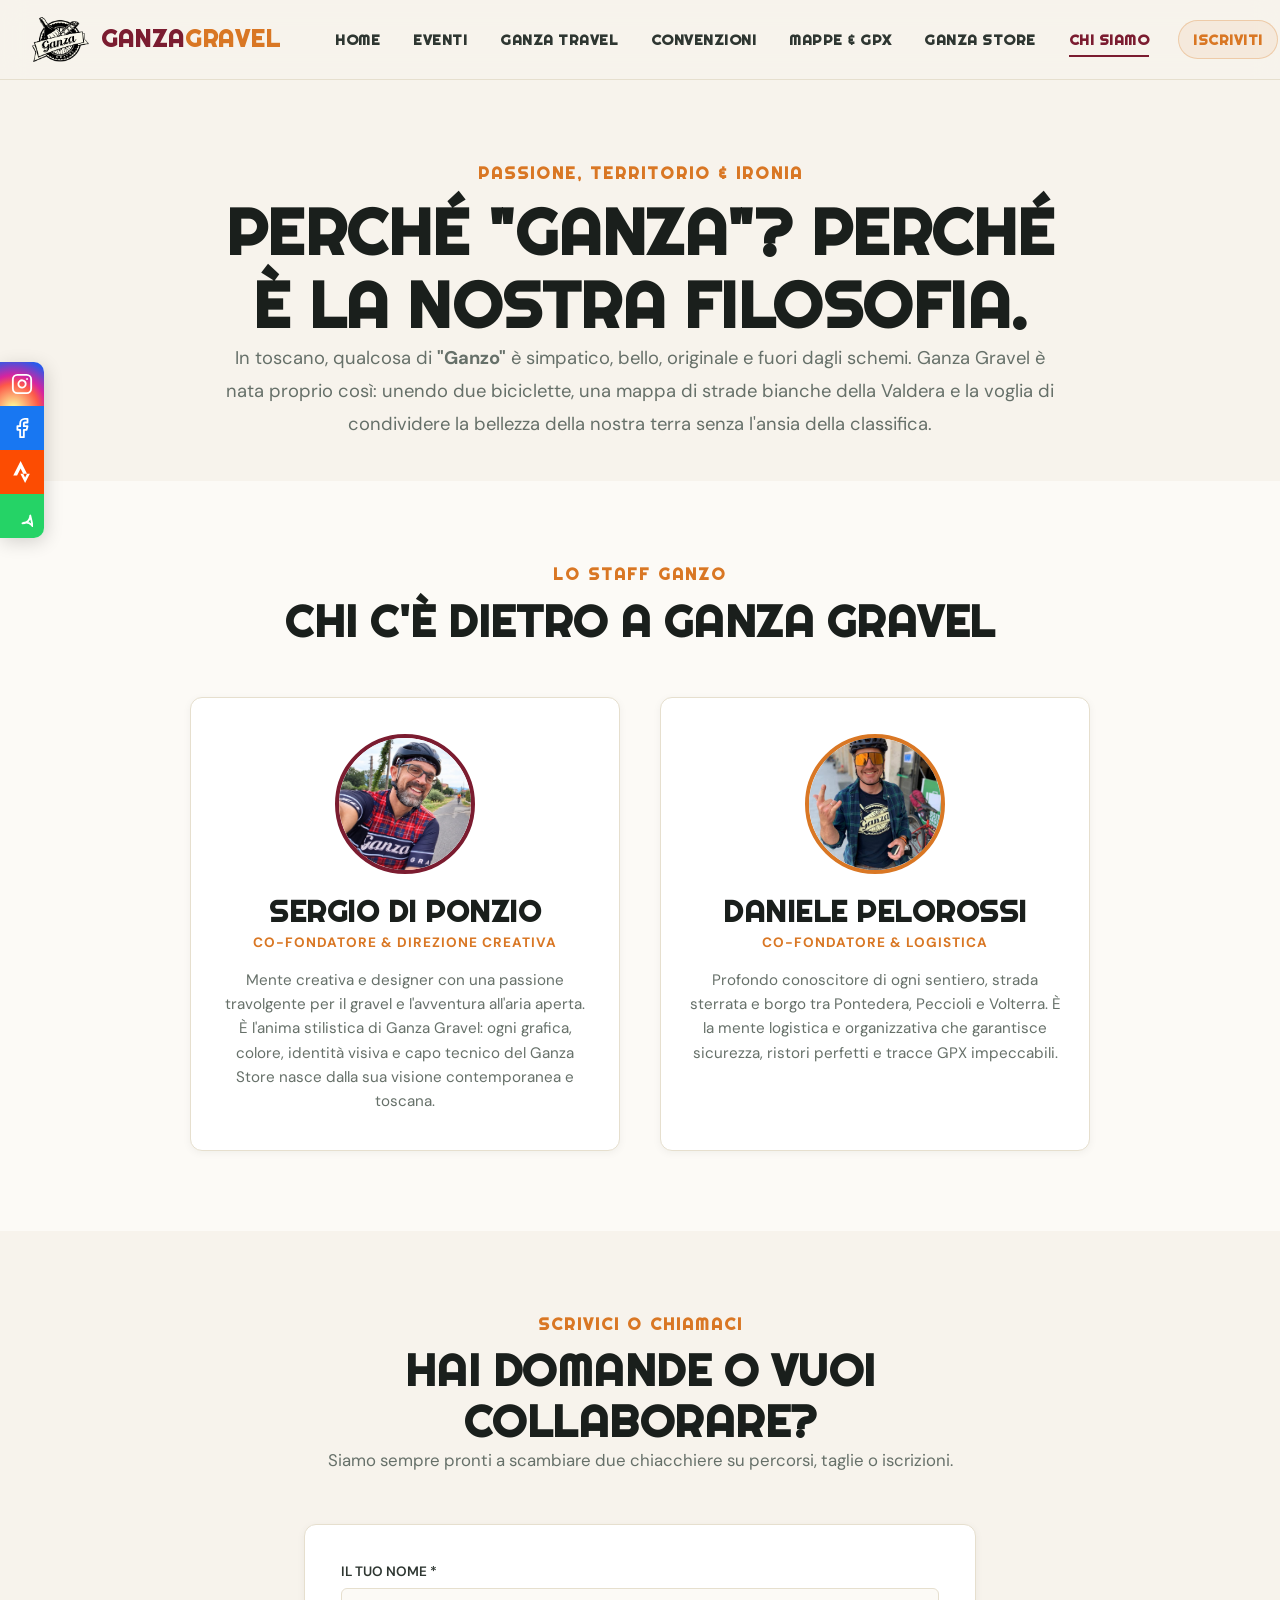
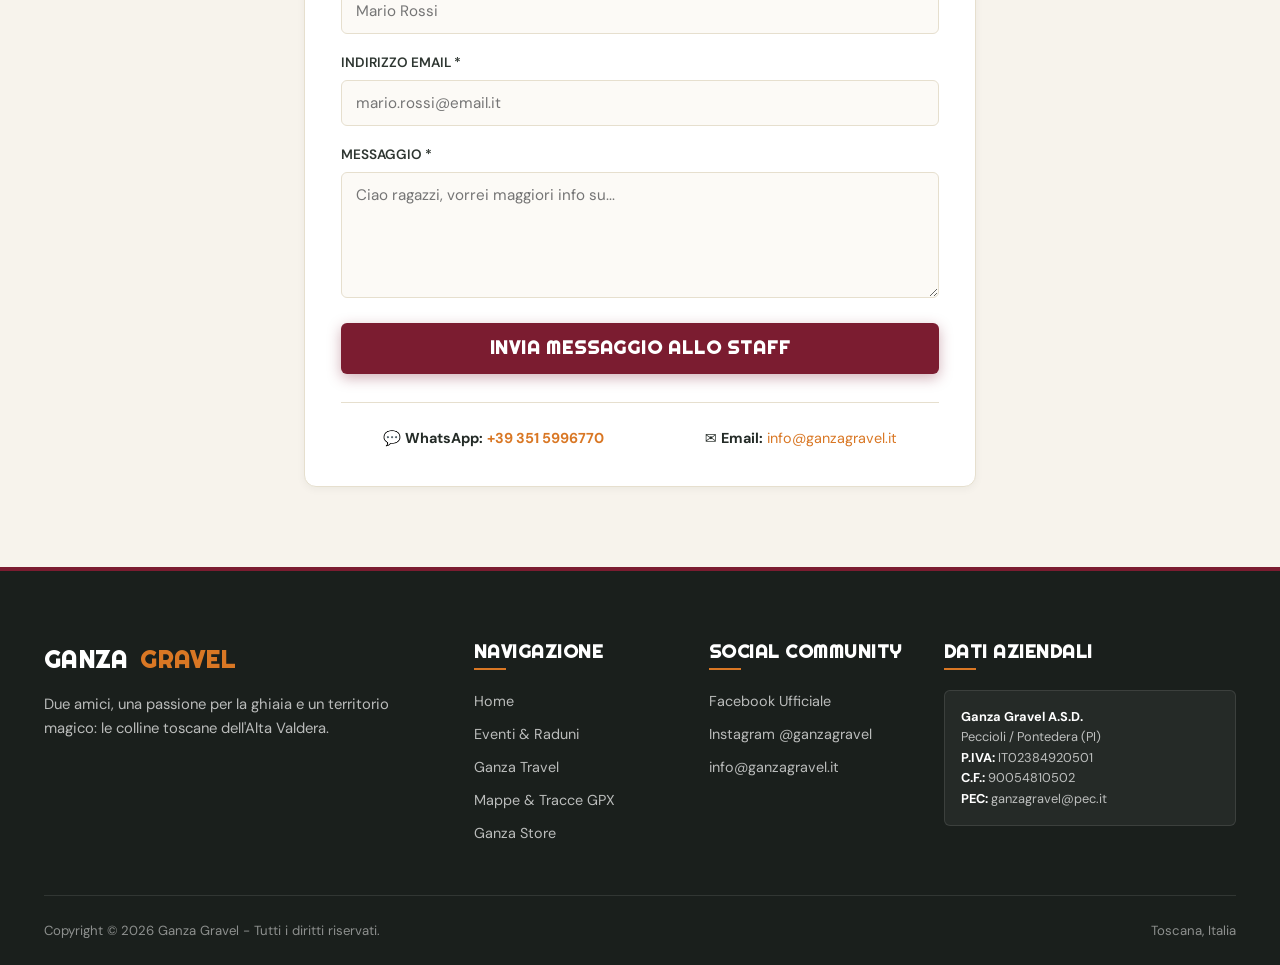
<file: chi-siamo.html>
<!DOCTYPE html>
<html lang="it">
<head>
  <meta charset="UTF-8">
  <meta name="viewport" content="width=device-width, initial-scale=1.0">
  <title>Chi Siamo | La Storia e i Fondatori di Ganza Gravel</title>
  <meta name="description" content="Scopri come è nata Ganza Gravel dall'amicizia di Sergio Di Ponzio e Daniele Pelorossi a Pontedera per valorizzare il territorio dell'Alta Valdera in sella a una bici gravel.">
  <link rel="stylesheet" href="css/style.css">
</head>
<body>

  <!-- Floating Social Dock a Sinistra in Sovraimpressione (Stile Ghiaia Explorers) -->
  <aside class="floating-social-dock" aria-label="Social Ganza Gravel">
    <a href="https://www.instagram.com/ganzagravel/" target="_blank" rel="noopener noreferrer" class="dock-social-btn instagram" aria-label="Instagram" title="Seguici su Instagram (@ganzagravel)">
      <svg viewBox="0 0 24 24" fill="none" stroke="currentColor" stroke-width="2" stroke-linecap="round" stroke-linejoin="round">
        <rect x="2" y="2" width="20" height="20" rx="5" ry="5"/>
        <path d="M16 11.37A4 4 0 1 1 12.63 8 4 4 0 0 1 16 11.37z"/>
        <line x1="17.5" y1="6.5" x2="17.51" y2="6.5"/>
      </svg>
      <span class="dock-tooltip">Instagram</span>
    </a>
    <a href="https://www.facebook.com/ganzagravel/" target="_blank" rel="noopener noreferrer" class="dock-social-btn facebook" aria-label="Facebook" title="Pagina Facebook Ganza Gravel">
      <svg viewBox="0 0 24 24" fill="none" stroke="currentColor" stroke-width="2" stroke-linecap="round" stroke-linejoin="round">
        <path d="M18 2h-3a5 5 0 0 0-5 5v3H7v4h3v8h4v-8h3l1-4h-4V7a1 1 0 0 1 1-1h3z"/>
      </svg>
      <span class="dock-tooltip">Facebook</span>
    </a>
    <a href="https://www.strava.com/clubs/ganzagravel" target="_blank" rel="noopener noreferrer" class="dock-social-btn strava" aria-label="Strava Club" title="Strava Club Ganza Gravel">
      <svg viewBox="0 0 24 24" fill="currentColor">
        <path d="M15.387 17.944l-2.089-4.116h-3.065L15.387 24l5.15-10.172h-3.066m-7.008-5.599l2.836 5.598h4.172L10.463 0l-7.98 15.771h4.173"/>
      </svg>
      <span class="dock-tooltip">Strava</span>
    </a>
    <a href="https://chat.whatsapp.com/E5cYcyKAxu95zuPDpYQ8X4" target="_blank" rel="noopener noreferrer" class="dock-social-btn whatsapp" aria-label="WhatsApp Community" title="Chatta con noi su WhatsApp (351 5996770)">
      <svg viewBox="0 0 24 24" fill="none" stroke="currentColor" stroke-width="2" stroke-linecap="round" stroke-linejoin="round">
        <path d="M21 11.5a8.38 8.38 0 0 1-.9 3.8 8.5 8.5 0 0 1-7.6 4.7 8.38 8.38 0 0 1 3.8-.9h.5a8.48 8.48 0 0 1 8 8v.5z"/>
      </svg>
      <span class="dock-tooltip">WhatsApp</span>
    </a>
  </aside>


  <!-- Header -->
  <header class="main-header">
    <div class="container">
      <a href="index.html" class="brand-logo">
        <img src="assets/img/logo/Ganza-Gravel-logo.png" alt="Ganza Gravel" class="brand-logo-img">
        <span>GANZA<span style="color:var(--accent);">GRAVEL</span></span>
      </a>

      <nav class="nav-menu">
        <a href="index.html" class="nav-link">Home</a>
        <a href="eventi.html" class="nav-link">Eventi</a>
        <a href="travel.html" class="nav-link">Ganza Travel</a>
        <a href="convenzioni.html" class="nav-link">Convenzioni</a>
        <a href="percorsi.html" class="nav-link">Mappe & GPX</a>
        <a href="store.html" class="nav-link">Ganza Store</a>
        <a href="chi-siamo.html" class="nav-link active">Chi Siamo</a>
        <a href="iscriviti.html" class="nav-link">Iscriviti</a>
      </nav>

      <div class="header-actions">

        <button type="button" class="account-btn" id="accountHeaderBtn" onclick="handleAccountBtnClick()" aria-label="Area Personale" title="Area Personale">
          <svg width="22" height="22" viewBox="0 0 24 24" fill="none" stroke="currentColor" stroke-width="2">
            <path d="M20 21v-2a4 4 0 0 0-4-4H8a4 4 0 0 0-4 4v2"/>
            <circle cx="12" cy="7" r="4"/>
          </svg>
          <span class="account-dot" id="accountDot"></span>
        </button>

        <button type="button" class="cart-btn" onclick="openCartDrawer()" aria-label="Carrello">
          <svg width="22" height="22" viewBox="0 0 24 24" fill="none" stroke="currentColor" stroke-width="2">
            <circle cx="9" cy="21" r="1"/><circle cx="20" cy="21" r="1"/>
            <path d="M1 1h4l2.68 13.39a2 2 0 0 0 2 1.61h9.72a2 2 0 0 0 2-1.61L23 6H6"/>
          </svg>
          <span class="cart-badge">0</span>
        </button>

        <button type="button" class="mobile-toggle" aria-label="Menu Mobile">
          <span></span><span></span><span></span>
        </button>
      </div>
    </div>
  </header>

  <!-- Mobile Drawer -->
  <div class="drawer-backdrop" id="drawerBackdrop"></div>
  <div class="mobile-drawer" id="mobileDrawer">
    <div class="mobile-drawer-header">
      <span class="brand-logo" style="font-size: 1.3rem;">GANZA<span style="color:var(--accent);">GRAVEL</span></span>
      <button class="close-drawer">&times;</button>
    </div>
    <nav class="mobile-drawer-nav">
      <a href="profilo.html" id="mobileAccountLink">👤 Il Mio Profilo / Accedi</a>
      <a href="index.html">Home</a>
      <a href="eventi.html">Eventi & Raduni</a>
      <a href="travel.html">Ganza Travel</a>
      <a href="convenzioni.html">Convenzioni</a>
      <a href="percorsi.html">Percorsi & Tracce GPX</a>
      <a href="gallery.html">Gallery</a>
      <a href="store.html">Ganza Store</a>
      <a href="chi-siamo.html" class="active">Chi Siamo</a>
      <a href="iscriviti.html">Iscriviti</a>
      </nav>

    <!-- Social Bar nel Mobile Drawer -->
    <div class="drawer-socials">
      <span class="drawer-social-label">Seguici sui Social:</span>
      <div class="drawer-social-icons">
        <a href="https://www.instagram.com/ganzagravel/" target="_blank" rel="noopener noreferrer" class="social-icon-btn instagram" aria-label="Instagram">
          <svg viewBox="0 0 24 24" fill="none" stroke="currentColor" stroke-width="2" stroke-linecap="round" stroke-linejoin="round">
            <rect x="2" y="2" width="20" height="20" rx="5" ry="5"/>
            <path d="M16 11.37A4 4 0 1 1 12.63 8 4 4 0 0 1 16 11.37z"/>
            <line x1="17.5" y1="6.5" x2="17.51" y2="6.5"/>
          </svg>
        </a>
        <a href="https://www.facebook.com/ganzagravel/" target="_blank" rel="noopener noreferrer" class="social-icon-btn facebook" aria-label="Facebook">
          <svg viewBox="0 0 24 24" fill="none" stroke="currentColor" stroke-width="2" stroke-linecap="round" stroke-linejoin="round">
            <path d="M18 2h-3a5 5 0 0 0-5 5v3H7v4h3v8h4v-8h3l1-4h-4V7a1 1 0 0 1 1-1h3z"/>
          </svg>
        </a>
        <a href="https://www.strava.com/clubs/ganzagravel" target="_blank" rel="noopener noreferrer" class="social-icon-btn strava" aria-label="Strava">
          <svg viewBox="0 0 24 24" fill="currentColor">
            <path d="M15.387 17.944l-2.089-4.116h-3.065L15.387 24l5.15-10.172h-3.066m-7.008-5.599l2.836 5.598h4.172L10.463 0l-7.98 15.771h4.173"/>
          </svg>
        </a>
        <a href="https://chat.whatsapp.com/E5cYcyKAxu95zuPDpYQ8X4" target="_blank" rel="noopener noreferrer" class="social-icon-btn whatsapp" aria-label="WhatsApp">
          <svg viewBox="0 0 24 24" fill="none" stroke="currentColor" stroke-width="2" stroke-linecap="round" stroke-linejoin="round">
            <path d="M21 11.5a8.38 8.38 0 0 1-.9 3.8 8.5 8.5 0 0 1-7.6 4.7 8.38 8.38 0 0 1 3.8-.9h.5a8.48 8.48 0 0 1 8 8v.5z"/>
          </svg>
        </a>
      </div>
    </div>
  </div>

  <main>
    <!-- HERO CHI SIAMO -->
    <section class="section" style="padding-bottom: 40px;">
      <div class="container" style="max-width: 900px; text-align: center;">
        <span class="section-subtitle">Passione, Territorio & Ironia</span>
        <h1>Perché "Ganza"? Perché è la Nostra Filosofia.</h1>
        <p class="section-desc" style="font-size: 1.15rem; line-height: 1.8;">
          In toscano, qualcosa di <strong>"Ganzo"</strong> è simpatico, bello, originale e fuori dagli schemi. Ganza Gravel è nata proprio così: unendo due biciclette, una mappa di strade bianche della Valdera e la voglia di condividere la bellezza della nostra terra senza l'ansia della classifica.
        </p>
      </div>
    </section>

    <!-- I FONDATORI -->
    <section class="section" style="background: var(--sand-light);">
      <div class="container">
        <div class="section-header">
          <span class="section-subtitle">Lo Staff Ganzo</span>
          <h2>Chi C'è Dietro a Ganza Gravel</h2>
        </div>

        <div style="display: grid; grid-template-columns: repeat(auto-fit, minmax(320px, 1fr)); gap: 40px; max-width: 900px; margin: 0 auto;">
          
          <!-- Sergio Di Ponzio -->
          <div style="background: var(--white); border-radius: var(--radius-md); padding: 36px 28px; border: 1px solid var(--sand-border); text-align: center; box-shadow: var(--shadow-sm);">
            <div style="width: 140px; height: 140px; border-radius: 50%; overflow: hidden; margin: 0 auto 20px auto; border: 4px solid var(--primary);">
              <img src="assets/img/profile/sergio.jpeg" alt="Sergio Di Ponzio - Co-Fondatore Ganza Gravel" style="width:100%; height:100%; object-fit:cover;">
            </div>
            <h3 style="margin-bottom: 4px;">Sergio Di Ponzio</h3>
            <span style="font-size: 0.85rem; color: var(--accent); font-weight: 700; text-transform: uppercase; letter-spacing: 1px; display: block; margin-bottom: 14px;">Co-Fondatore & Direzione Creativa</span>
            <p style="font-size: 0.95rem; color: var(--text-muted); line-height: 1.6;">
              Mente creativa e designer con una passione travolgente per il gravel e l'avventura all'aria aperta. È l'anima stilistica di Ganza Gravel: ogni grafica, colore, identità visiva e capo tecnico del Ganza Store nasce dalla sua visione contemporanea e toscana.
            </p>
          </div>

          <!-- Daniele Pelorossi -->
          <div style="background: var(--white); border-radius: var(--radius-md); padding: 36px 28px; border: 1px solid var(--sand-border); text-align: center; box-shadow: var(--shadow-sm);">
            <div style="width: 140px; height: 140px; border-radius: 50%; overflow: hidden; margin: 0 auto 20px auto; border: 4px solid var(--accent);">
              <img src="assets/img/profile/daniele.jpg" alt="Daniele Pelorossi - Co-Fondatore Ganza Gravel" style="width:100%; height:100%; object-fit:cover;">
            </div>
            <h3 style="margin-bottom: 4px;">Daniele Pelorossi</h3>
            <span style="font-size: 0.85rem; color: var(--accent); font-weight: 700; text-transform: uppercase; letter-spacing: 1px; display: block; margin-bottom: 14px;">Co-Fondatore & Logistica</span>
            <p style="font-size: 0.95rem; color: var(--text-muted); line-height: 1.6;">
              Profondo conoscitore di ogni sentiero, strada sterrata e borgo tra Pontedera, Peccioli e Volterra. È la mente logistica e organizzativa che garantisce sicurezza, ristori perfetti e tracce GPX impeccabili.
            </p>
          </div>

        </div>
      </div>
    </section>

    <!-- FORM DI CONTATTO DIRETTO -->
    <section class="section">
      <div class="container" style="max-width: 720px;">
        <div class="section-header">
          <span class="section-subtitle">Scrivici o Chiamaci</span>
          <h2>Hai Domande o Vuoi Collaborare?</h2>
          <p class="section-desc">Siamo sempre pronti a scambiare due chiacchiere su percorsi, taglie o iscrizioni.</p>
        </div>

        <div style="background: var(--white); padding: 36px; border-radius: var(--radius-md); border: 1px solid var(--sand-border); box-shadow: var(--shadow-sm);">
          <form onsubmit="event.preventDefault(); showToast('Messaggio inviato con successo! Ti risponderemo a breve.'); this.reset();">
            <div class="form-group">
              <label class="form-label" for="contactName">Il Tuo Nome *</label>
              <input type="text" id="contactName" required placeholder="Mario Rossi" class="form-input">
            </div>
            <div class="form-group">
              <label class="form-label" for="contactEmail">Indirizzo Email *</label>
              <input type="email" id="contactEmail" required placeholder="mario.rossi@email.it" class="form-input">
            </div>
            <div class="form-group">
              <label class="form-label" for="contactMsg">Messaggio *</label>
              <textarea id="contactMsg" rows="5" required placeholder="Ciao ragazzi, vorrei maggiori info su..." class="form-input" style="resize: vertical;"></textarea>
            </div>
            <button type="submit" class="btn btn-primary btn-lg" style="width: 100%;">
              Invia Messaggio allo Staff
            </button>
          </form>

          <div style="margin-top: 28px; padding-top: 24px; border-top: 1px solid var(--sand-border); display: flex; justify-content: space-around; flex-wrap: wrap; gap: 16px; font-size: 0.9rem;">
            <div>💬 <strong>WhatsApp:</strong> <a href="https://chat.whatsapp.com/E5cYcyKAxu95zuPDpYQ8X4" target="_blank" style="color:var(--accent); font-weight:700;">+39 351 5996770</a></div>
            <div>✉️ <strong>Email:</strong> <a href="mailto:info@ganzagravel.it" style="color:var(--accent);">info@ganzagravel.it</a></div>
          </div>
        </div>
      </div>
    </section>
  </main>

  <!-- FOOTER -->
  <footer class="main-footer">
    <div class="container">
      <div class="footer-grid">
        <div class="footer-col footer-about">
          <div class="brand-logo" style="color: var(--white); margin-bottom: 14px;">
            GANZA<span style="color:var(--accent);">GRAVEL</span>
          </div>
          <p>Due amici, una passione per la ghiaia e un territorio magico: le colline toscane dell'Alta Valdera.</p>
        </div>

        <div class="footer-col">
          <h4>Navigazione</h4>
          <div class="footer-links">
            <a href="index.html">Home</a>
            <a href="eventi.html">Eventi & Raduni</a>
            <a href="travel.html">Ganza Travel</a>
            <a href="percorsi.html">Mappe & Tracce GPX</a>
            <a href="store.html">Ganza Store</a>
          </div>
        </div>

        <div class="footer-col">
          <h4>Social Community</h4>
          <div class="footer-links">
            <a href="https://www.facebook.com/ganzagravel" target="_blank" rel="noopener">Facebook Ufficiale</a>
            <a href="https://www.instagram.com/ganzagravel/" target="_blank" rel="noopener">Instagram @ganzagravel</a>
            <a href="mailto:info@ganzagravel.it">info@ganzagravel.it</a>
          </div>
        </div>

        <div class="footer-col">
          <h4>Dati Aziendali</h4>
          <div class="legal-box">
            <strong>Ganza Gravel A.S.D.</strong><br>
            Peccioli / Pontedera (PI)<br>
            <strong>P.IVA:</strong> IT02384920501<br>
            <strong>C.F.:</strong> 90054810502<br>
            <strong>PEC:</strong> ganzagravel@pec.it
          </div>
        </div>
      </div>

      <div class="footer-bottom">
        <div>Copyright &copy; 2026 Ganza Gravel - Tutti i diritti riservati.</div>
        <div>Toscana, Italia</div>
      </div>
    </div>
  </footer>

  <!-- Cart Drawer -->
  <div class="drawer-backdrop" id="cartBackdrop" onclick="closeCartDrawer()"></div>
  <div class="cart-drawer" id="cartDrawer">
    <div class="cart-drawer-header">
      <h3>Il Tuo Carrello (<span class="cart-badge" style="position:static; display:inline-flex;">0</span>)</h3>
      <button class="close-drawer" onclick="closeCartDrawer()">&times;</button>
    </div>
    <div class="cart-items-container" id="cartItemsList"></div>
    <div class="cart-drawer-footer">
      <div class="cart-subtotal-row"><span>Totale:</span><span id="cartTotal">€0.00</span></div>
      <a href="store.html" class="btn btn-primary btn-lg" style="width: 100%;">Vai allo Store</a>
    </div>
  </div>

  <!-- MODAL AUTENTICAZIONE / LOGIN -->
  <div class="modal-overlay" id="authModal">
    <div class="modal-container" style="max-width: 480px;">
      <div class="modal-header">
        <div>
          <span class="rustic-sticker" style="font-size:1.15rem; color:var(--primary); display:block; margin-bottom:2px;">O bischero, bentornato!</span>
          <h3 style="font-size: 1.5rem; margin-bottom: 2px;">Area Personale Ganza Crew</h3>
        </div>
        <button type="button" class="modal-close-btn" onclick="closeModal('authModal')" style="font-size: 1.8rem;">&times;</button>
      </div>

      <div class="modal-body">
        <!-- Box Credenziali Fittizie Demo in Evidenza -->
        <div class="demo-box">
          <div class="demo-box-header">
            <span class="demo-title">⚡ Credenziali Fittizie Demo:</span>
            <span class="badge badge-accent" style="font-size:0.65rem;">ACCESSO TEST</span>
          </div>
          <div class="demo-credentials-grid">
            <div class="demo-cred-item">
              <strong>Email:</strong>
              <code>mario.ganzo@email.it</code>
            </div>
            <div class="demo-cred-item">
              <strong>Password:</strong>
              <code>Ganza2026!</code>
            </div>
          </div>
          <button type="button" class="btn-fill-demo" onclick="fillDemoCredentials()">
            👉 Clicca qui per compilare in automatico le credenziali demo
          </button>
        </div>

        <form id="authLoginForm">
          <div class="form-group">
            <label class="form-label" for="authEmail">Indirizzo Email</label>
            <input type="email" id="authEmail" required placeholder="mario.ganzo@email.it" class="form-input">
          </div>
          <div class="form-group">
            <label class="form-label" for="authPassword">Password</label>
            <input type="password" id="authPassword" required placeholder="••••••••" class="form-input">
          </div>

          <div style="display:flex; justify-content:space-between; align-items:center; margin-bottom:20px; font-size:0.85rem;">
            <label style="display:flex; align-items:center; gap:6px; cursor:pointer;">
              <input type="checkbox" checked> Ricordami
            </label>
            <a href="#" onclick="showToast('Password reimpostata con successo per l\'utente demo!', 'accent'); return false;" style="color:var(--accent); font-weight:600;">Password persa?</a>
          </div>

          <button type="submit" class="btn btn-accent btn-lg" style="width: 100%;">
            🚴 Entra nel Tuo Profilo &rarr;
          </button>
        </form>
      </div>
    </div>
  </div>

  <!-- Script JS -->
  <script src="js/gpx-data.js"></script>
  <script src="js/app.js"></script>
  <script src="js/store.js"></script>
</body>
</html>
</file>
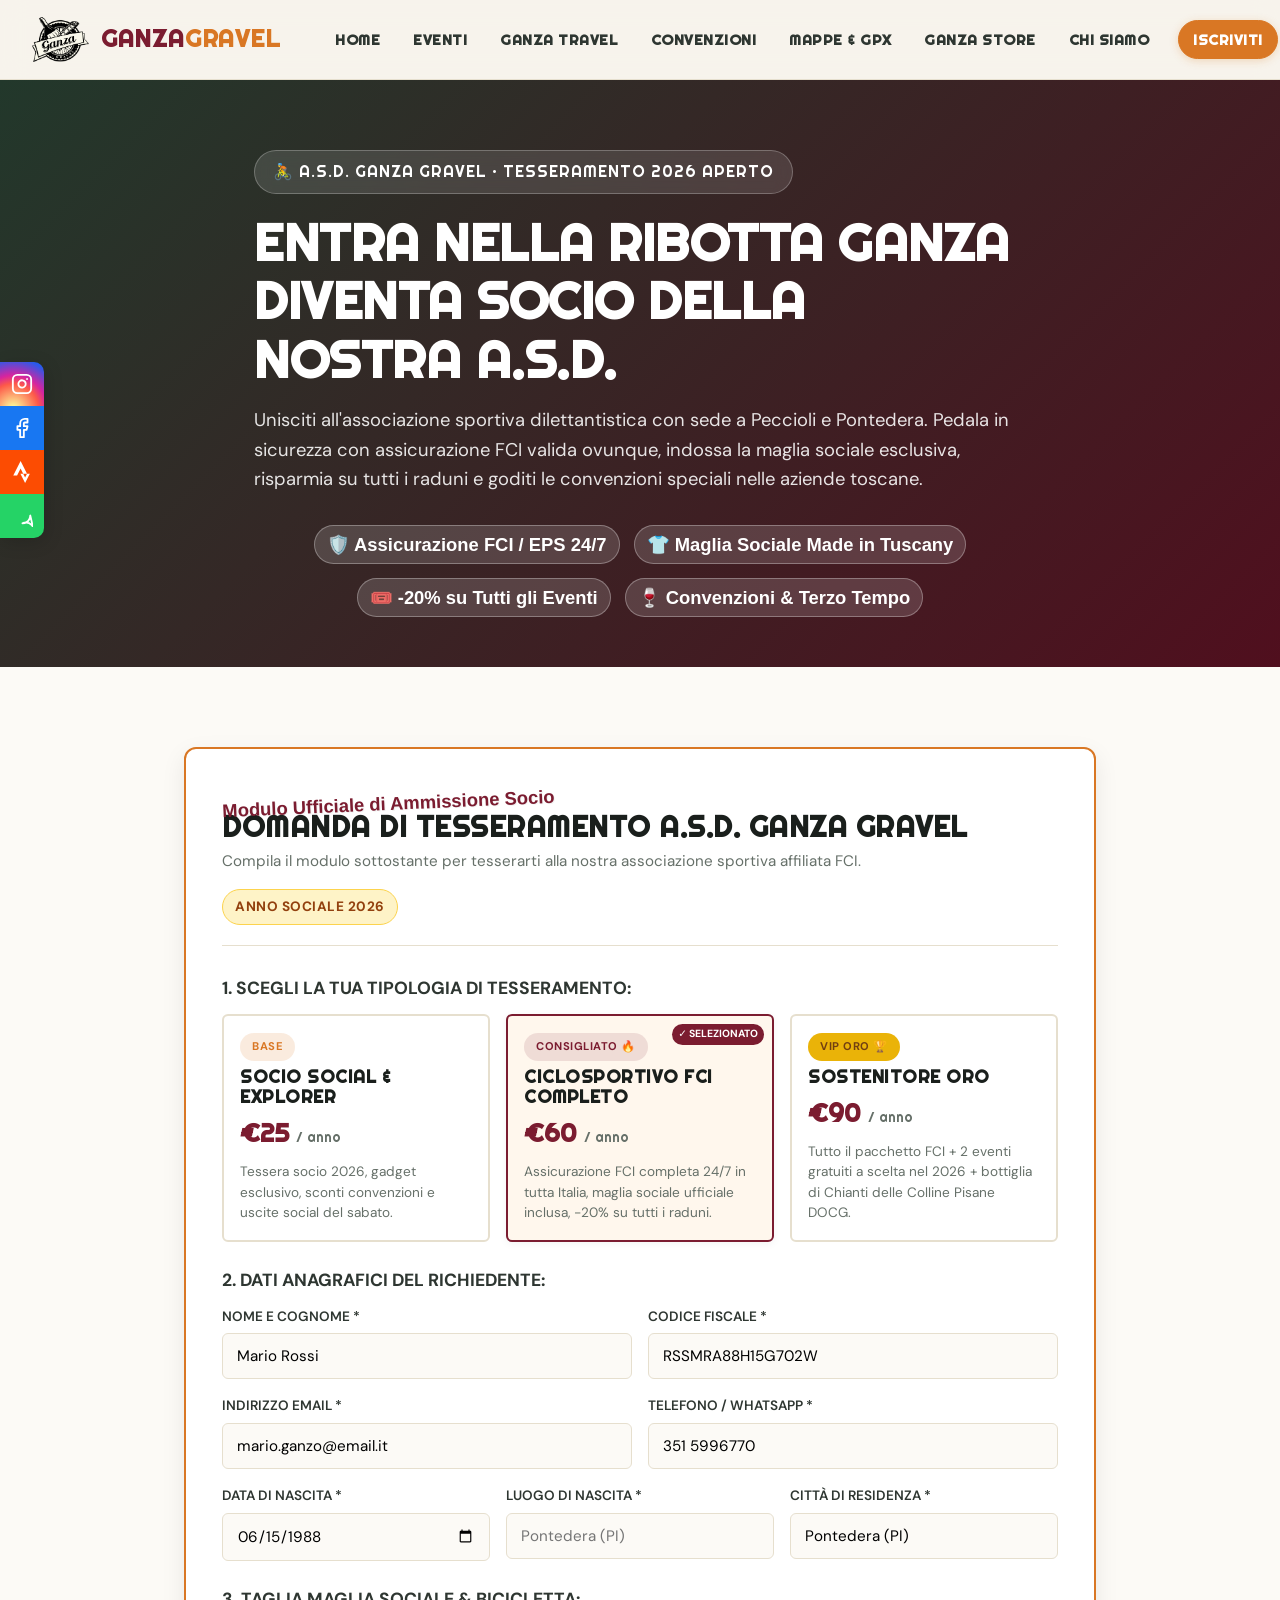
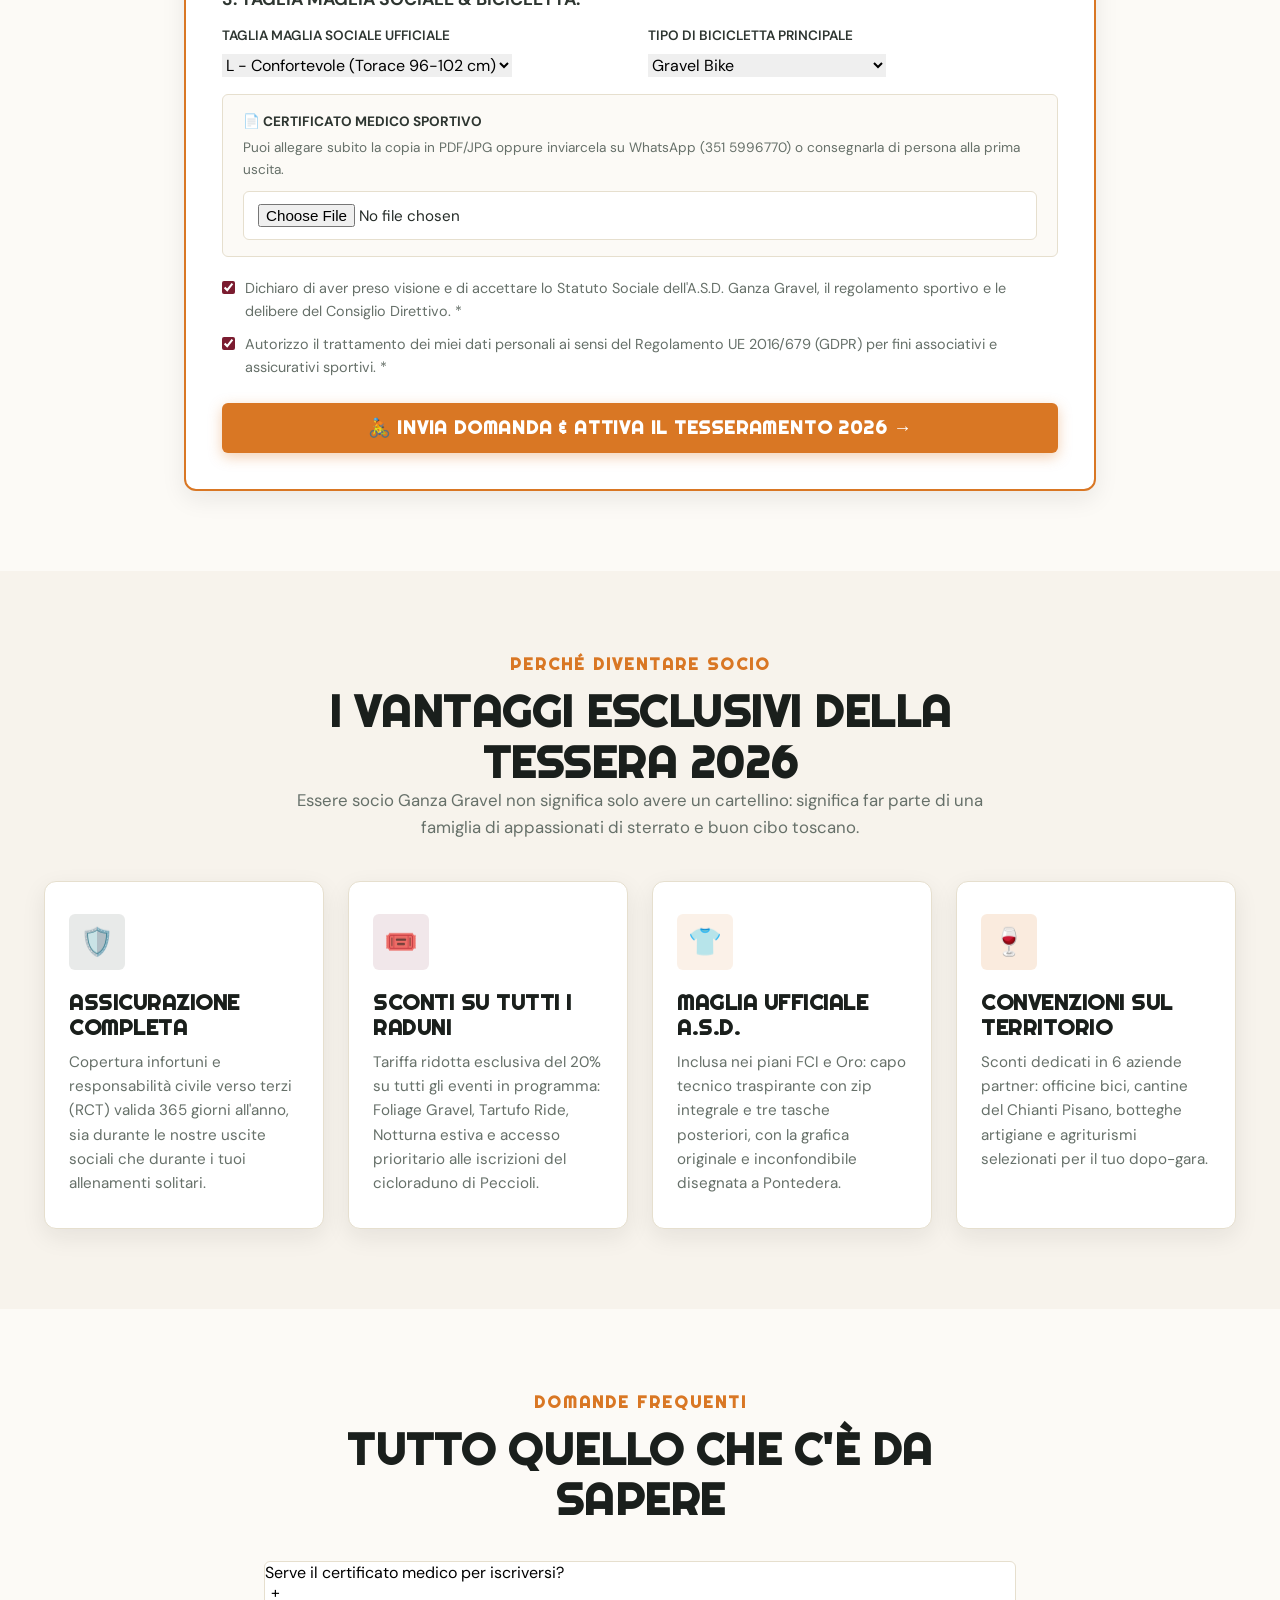
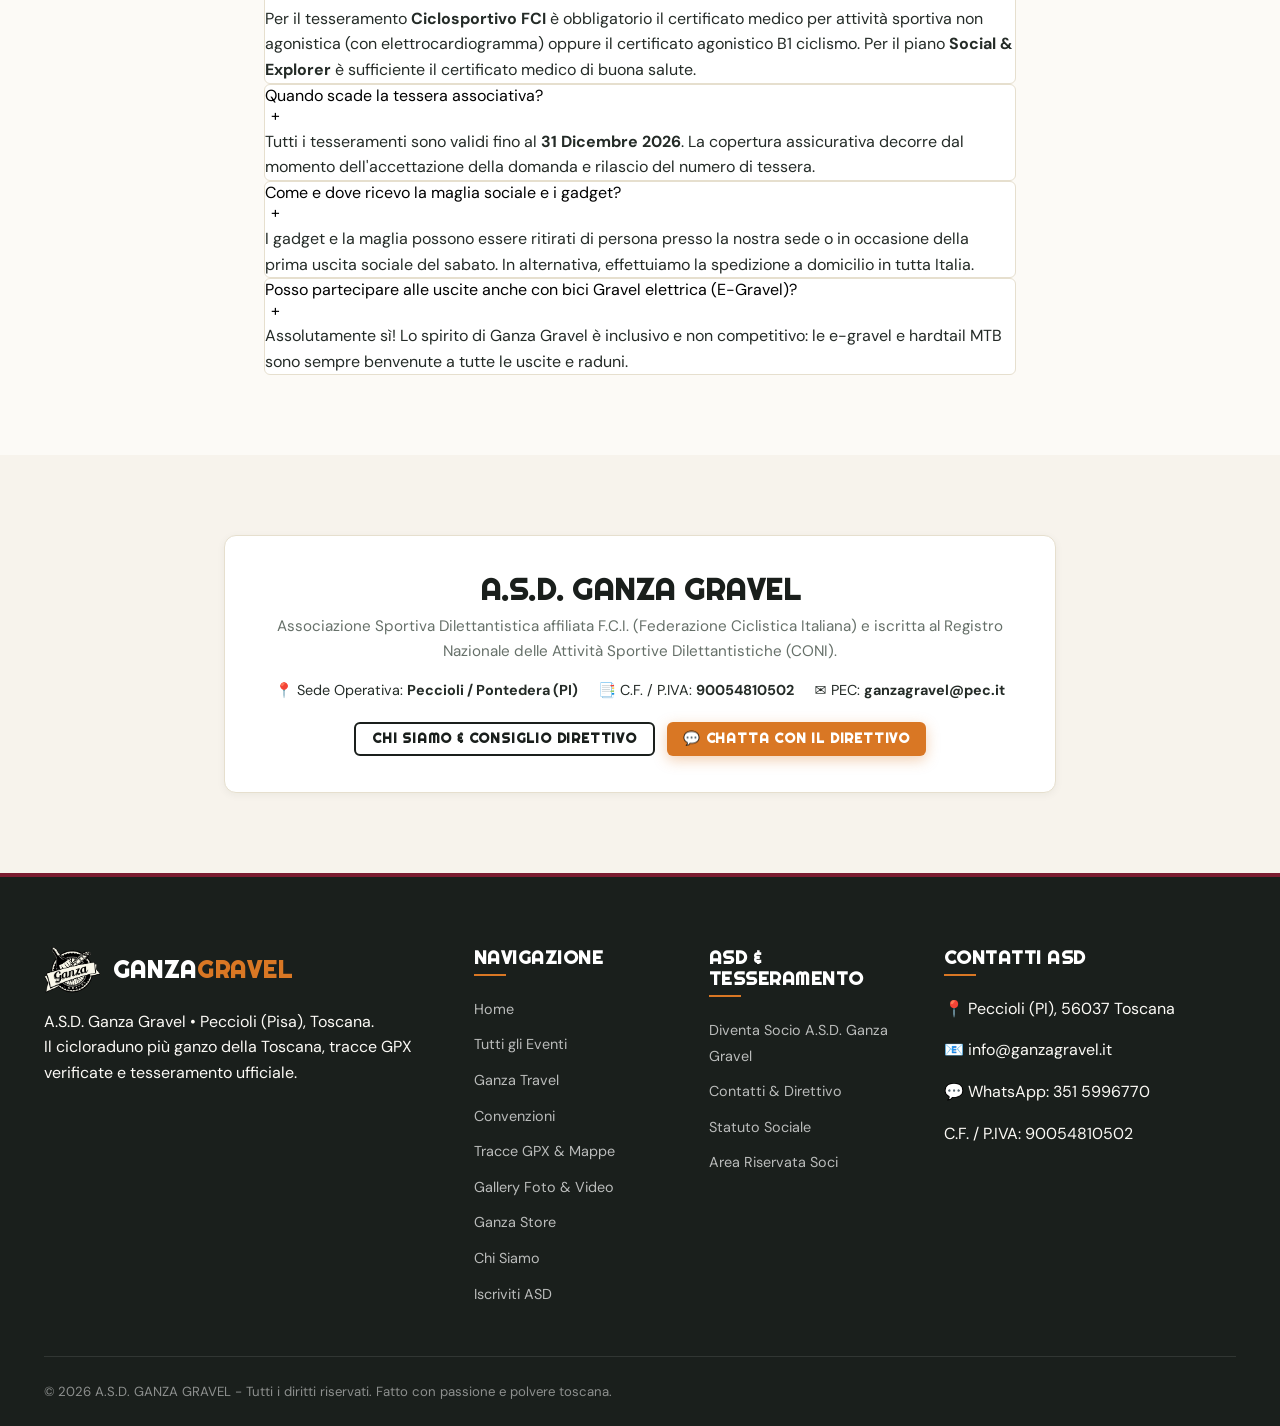
<file: iscriviti.html>
<!DOCTYPE html>
<html lang="it">
<head>
  <meta charset="UTF-8">
  <meta name="viewport" content="width=device-width, initial-scale=1.0">
  <title>Iscriviti | Tesseramento A.S.D. Ganza Gravel 2026</title>
  <meta name="description" content="Diventa socio dell'A.S.D. Ganza Gravel: tesseramento 2026 con assicurazione FCI, maglia sociale ufficiale, sconti su tutti i raduni e convenzioni nel territorio pisano.">

  <!-- OpenGraph -->
  <meta property="og:title" content="Iscriviti all'A.S.D. Ganza Gravel | Tesseramento 2026">
  <meta property="og:description" content="Unisciti alla nostra associazione sportiva: pedala in sicurezza con assicurazione FCI, sconti sui raduni e maglia sociale esclusiva.">
  <meta property="og:type" content="website">
  <meta property="og:url" content="https://www.ganzagravel.it/iscriviti.html">

  <link rel="stylesheet" href="css/style.css">
</head>
<body data-page="iscriviti">

  <!-- Floating Social Dock a Sinistra in Sovraimpressione -->
  <aside class="floating-social-dock" aria-label="Social Ganza Gravel">
    <a href="https://www.instagram.com/ganzagravel/" target="_blank" rel="noopener noreferrer" class="dock-social-btn instagram" aria-label="Instagram" title="Seguici su Instagram (@ganzagravel)">
      <svg viewBox="0 0 24 24" fill="none" stroke="currentColor" stroke-width="2" stroke-linecap="round" stroke-linejoin="round">
        <rect x="2" y="2" width="20" height="20" rx="5" ry="5"/>
        <path d="M16 11.37A4 4 0 1 1 12.63 8 4 4 0 0 1 16 11.37z"/>
        <line x1="17.5" y1="6.5" x2="17.51" y2="6.5"/>
      </svg>
      <span class="dock-tooltip">Instagram</span>
    </a>
    <a href="https://www.facebook.com/ganzagravel/" target="_blank" rel="noopener noreferrer" class="dock-social-btn facebook" aria-label="Facebook" title="Pagina Facebook Ganza Gravel">
      <svg viewBox="0 0 24 24" fill="none" stroke="currentColor" stroke-width="2" stroke-linecap="round" stroke-linejoin="round">
        <path d="M18 2h-3a5 5 0 0 0-5 5v3H7v4h3v8h4v-8h3l1-4h-4V7a1 1 0 0 1 1-1h3z"/>
      </svg>
      <span class="dock-tooltip">Facebook</span>
    </a>
    <a href="https://www.strava.com/clubs/ganzagravel" target="_blank" rel="noopener noreferrer" class="dock-social-btn strava" aria-label="Strava Club" title="Strava Club Ganza Gravel">
      <svg viewBox="0 0 24 24" fill="currentColor">
        <path d="M15.387 17.944l-2.089-4.116h-3.065L15.387 24l5.15-10.172h-3.066m-7.008-5.599l2.836 5.598h4.172L10.463 0l-7.98 15.771h4.173"/>
      </svg>
      <span class="dock-tooltip">Strava</span>
    </a>
    <a href="https://chat.whatsapp.com/E5cYcyKAxu95zuPDpYQ8X4" target="_blank" rel="noopener noreferrer" class="dock-social-btn whatsapp" aria-label="WhatsApp Community" title="Chatta con noi su WhatsApp (351 5996770)">
      <svg viewBox="0 0 24 24" fill="none" stroke="currentColor" stroke-width="2" stroke-linecap="round" stroke-linejoin="round">
        <path d="M21 11.5a8.38 8.38 0 0 1-.9 3.8 8.5 8.5 0 0 1-7.6 4.7 8.38 8.38 0 0 1 3.8-.9h.5a8.48 8.48 0 0 1 8 8v.5z"/>
      </svg>
      <span class="dock-tooltip">WhatsApp</span>
    </a>
  </aside>

  <!-- Header di Navigazione Principale -->
  <header class="main-header">
    <div class="container">
      <a href="index.html" class="brand-logo">
        <img src="assets/img/logo/Ganza-Gravel-logo.png" alt="Ganza Gravel" class="brand-logo-img">
        <span>GANZA<span style="color:var(--accent);">GRAVEL</span></span>
      </a>

      <nav class="nav-menu">
        <a href="index.html" class="nav-link">Home</a>
        <a href="eventi.html" class="nav-link">Eventi</a>
        <a href="travel.html" class="nav-link">Ganza Travel</a>
        <a href="convenzioni.html" class="nav-link">Convenzioni</a>
        <a href="percorsi.html" class="nav-link">Mappe & GPX</a>
        <a href="store.html" class="nav-link">Ganza Store</a>
        <a href="chi-siamo.html" class="nav-link">Chi Siamo</a>
        <a href="iscriviti.html" class="nav-link active">Iscriviti</a>
      </nav>

      <div class="header-actions">
        <button type="button" class="account-btn" id="accountHeaderBtn" onclick="handleAccountBtnClick()" aria-label="Area Personale" title="Area Personale">
          <svg width="22" height="22" viewBox="0 0 24 24" fill="none" stroke="currentColor" stroke-width="2">
            <path d="M20 21v-2a4 4 0 0 0-4-4H8a4 4 0 0 0-4 4v2"/>
            <circle cx="12" cy="7" r="4"/>
          </svg>
          <span class="account-dot" id="accountDot"></span>
        </button>

        <button type="button" class="cart-btn" onclick="openCartDrawer()" aria-label="Carrello">
          <svg width="22" height="22" viewBox="0 0 24 24" fill="none" stroke="currentColor" stroke-width="2">
            <circle cx="9" cy="21" r="1"/><circle cx="20" cy="21" r="1"/>
            <path d="M1 1h4l2.68 13.39a2 2 0 0 0 2 1.61h9.72a2 2 0 0 0 2-1.61L23 6H6"/>
          </svg>
          <span class="cart-badge">0</span>
        </button>

        <button type="button" class="mobile-toggle" aria-label="Menu Mobile">
          <span></span><span></span><span></span>
        </button>
      </div>
    </div>
  </header>

  <!-- Mobile Drawer -->
  <div class="drawer-backdrop" id="drawerBackdrop"></div>
  <div class="mobile-drawer" id="mobileDrawer">
    <div class="mobile-drawer-header">
      <span class="brand-logo" style="font-size: 1.3rem;">GANZA<span style="color:var(--accent);">GRAVEL</span></span>
      <button class="close-drawer">&times;</button>
    </div>
    <nav class="mobile-drawer-nav">
      <a href="profilo.html" id="mobileAccountLink">👤 Il Mio Profilo / Accedi</a>
      <a href="index.html">Home</a>
      <a href="eventi.html">Eventi & Raduni</a>
      <a href="travel.html">Ganza Travel</a>
      <a href="convenzioni.html">Convenzioni</a>
      <a href="percorsi.html">Percorsi & Tracce GPX</a>
      <a href="gallery.html">Gallery</a>
      <a href="store.html">Ganza Store</a>
      <a href="chi-siamo.html">Chi Siamo</a>
      <a href="iscriviti.html" class="active">Iscriviti</a>
    </nav>

    <!-- Social Bar nel Mobile Drawer -->
    <div class="drawer-socials">
      <span class="drawer-social-label">Seguici sui Social:</span>
      <div class="drawer-social-icons">
        <a href="https://www.instagram.com/ganzagravel/" target="_blank" rel="noopener noreferrer" class="social-icon-btn instagram" aria-label="Instagram">
          <svg viewBox="0 0 24 24" fill="none" stroke="currentColor" stroke-width="2" stroke-linecap="round" stroke-linejoin="round">
            <rect x="2" y="2" width="20" height="20" rx="5" ry="5"/>
            <path d="M16 11.37A4 4 0 1 1 12.63 8 4 4 0 0 1 16 11.37z"/>
            <line x1="17.5" y1="6.5" x2="17.51" y2="6.5"/>
          </svg>
        </a>
        <a href="https://www.facebook.com/ganzagravel/" target="_blank" rel="noopener noreferrer" class="social-icon-btn facebook" aria-label="Facebook">
          <svg viewBox="0 0 24 24" fill="none" stroke="currentColor" stroke-width="2" stroke-linecap="round" stroke-linejoin="round">
            <path d="M18 2h-3a5 5 0 0 0-5 5v3H7v4h3v8h4v-8h3l1-4h-4V7a1 1 0 0 1 1-1h3z"/>
          </svg>
        </a>
        <a href="https://www.strava.com/clubs/ganzagravel" target="_blank" rel="noopener noreferrer" class="social-icon-btn strava" aria-label="Strava">
          <svg viewBox="0 0 24 24" fill="currentColor">
            <path d="M15.387 17.944l-2.089-4.116h-3.065L15.387 24l5.15-10.172h-3.066m-7.008-5.599l2.836 5.598h4.172L10.463 0l-7.98 15.771h4.173"/>
          </svg>
        </a>
        <a href="https://chat.whatsapp.com/E5cYcyKAxu95zuPDpYQ8X4" target="_blank" rel="noopener noreferrer" class="social-icon-btn whatsapp" aria-label="WhatsApp">
          <svg viewBox="0 0 24 24" fill="none" stroke="currentColor" stroke-width="2" stroke-linecap="round" stroke-linejoin="round">
            <path d="M21 11.5a8.38 8.38 0 0 1-.9 3.8 8.5 8.5 0 0 1-7.6 4.7 8.38 8.38 0 0 1 3.8-.9h.5a8.48 8.48 0 0 1 8 8v.5z"/>
          </svg>
        </a>
      </div>
    </div>
  </div>

  <main>
    <!-- HERO SECTION TESSERAMENTO -->
    <section class="section" style="background: linear-gradient(135deg, var(--forest) 0%, var(--primary-dark) 100%); color: var(--white); padding: 70px 0 50px 0;">
      <div class="container text-center" style="max-width: 820px;">
        <span class="hero-meta" style="background: rgba(255,255,255,0.12); border-color: rgba(255,255,255,0.25); margin-bottom: 20px;">
          🚴 A.S.D. GANZA GRAVEL • TESSERAMENTO 2026 APERTO
        </span>
        <h1 style="color: var(--white); font-size: clamp(2.2rem, 4.5vw, 3.2rem); margin-bottom: 16px;">
          Entra nella Ribotta Ganza <br>
          <span class="highlight">Diventa Socio della Nostra A.S.D.</span>
        </h1>
        <p style="font-size: 1.15rem; color: rgba(255,255,255,0.88); line-height: 1.6; margin-bottom: 30px;">
          Unisciti all'associazione sportiva dilettantistica con sede a Peccioli e Pontedera. Pedala in sicurezza con assicurazione FCI valida ovunque, indossa la maglia sociale esclusiva, risparmia su tutti i raduni e goditi le convenzioni speciali nelle aziende toscane.
        </p>

        <!-- Punti di Forza Rapidi -->
        <div style="display: flex; gap: 14px; justify-content: center; flex-wrap: wrap;">
          <div class="rustic-pill" style="background: rgba(255,255,255,0.15); color: #fff; border: 1px solid rgba(255,255,255,0.3);">
            🛡️ Assicurazione FCI / EPS 24/7
          </div>
          <div class="rustic-pill" style="background: rgba(255,255,255,0.15); color: #fff; border: 1px solid rgba(255,255,255,0.3);">
            👕 Maglia Sociale Made in Tuscany
          </div>
          <div class="rustic-pill" style="background: rgba(255,255,255,0.15); color: #fff; border: 1px solid rgba(255,255,255,0.3);">
            🎟️ -20% su Tutti gli Eventi
          </div>
          <div class="rustic-pill" style="background: rgba(255,255,255,0.15); color: #fff; border: 1px solid rgba(255,255,255,0.3);">
            🍷 Convenzioni & Terzo Tempo
          </div>
        </div>
      </div>
    </section>

    <!-- AREA TESSERAMENTO & MODULO REGISTRAZIONE -->
    <section class="section" style="background: var(--sand-light);">
      <div class="container" style="max-width: 960px;">
        
        <!-- Contenitore Modulo / Tessera Attiva (popolato da js/app.js) -->
        <div id="asdPageMembershipContainer">
          <!-- Renderizzato dinamicamente con piano, form o tessera attiva -->
        </div>

      </div>
    </section>

    <!-- I VANTAGGI DI PEDALARE CON NOI -->
    <section class="section">
      <div class="container">
        <div class="section-header text-center" style="max-width: 700px; margin: 0 auto 40px;">
          <span class="section-subtitle">Perché Diventare Socio</span>
          <h2>I Vantaggi Esclusivi della Tessera 2026</h2>
          <p class="section-desc">
            Essere socio Ganza Gravel non significa solo avere un cartellino: significa far parte di una famiglia di appassionati di sterrato e buon cibo toscano.
          </p>
        </div>

        <div style="display: grid; grid-template-columns: repeat(auto-fit, minmax(260px, 1fr)); gap: 24px;">
          <div class="pillar-card">
            <div class="pillar-icon green">🛡️</div>
            <h3 class="pillar-title">Assicurazione Completa</h3>
            <p class="pillar-desc">
              Copertura infortuni e responsabilità civile verso terzi (RCT) valida 365 giorni all'anno, sia durante le nostre uscite sociali che durante i tuoi allenamenti solitari.
            </p>
          </div>

          <div class="pillar-card">
            <div class="pillar-icon red">🎟️</div>
            <h3 class="pillar-title">Sconti su Tutti i Raduni</h3>
            <p class="pillar-desc">
              Tariffa ridotta esclusiva del 20% su tutti gli eventi in programma: Foliage Gravel, Tartufo Ride, Notturna estiva e accesso prioritario alle iscrizioni del cicloraduno di Peccioli.
            </p>
          </div>

          <div class="pillar-card">
            <div class="pillar-icon orange">👕</div>
            <h3 class="pillar-title">Maglia Ufficiale A.S.D.</h3>
            <p class="pillar-desc">
              Inclusa nei piani FCI e Oro: capo tecnico traspirante con zip integrale e tre tasche posteriori, con la grafica originale e inconfondibile disegnata a Pontedera.
            </p>
          </div>

          <div class="pillar-card">
            <div class="pillar-icon yellow">🍷</div>
            <h3 class="pillar-title">Convenzioni sul Territorio</h3>
            <p class="pillar-desc">
              Sconti dedicati in 6 aziende partner: officine bici, cantine del Chianti Pisano, botteghe artigiane e agriturismi selezionati per il tuo dopo-gara.
            </p>
          </div>
        </div>
      </div>
    </section>

    <!-- FAQ SUL TESSERAMENTO -->
    <section class="section" style="background: var(--sand-light);">
      <div class="container" style="max-width: 800px;">
        <div class="section-header text-center" style="margin-bottom: 36px;">
          <span class="section-subtitle">Domande Frequenti</span>
          <h2>Tutto Quello che C'è da Sapere</h2>
        </div>

        <div class="faq-list">
          <div class="faq-item">
            <button type="button" class="faq-question">
              <span>Serve il certificato medico per iscriversi?</span>
              <span class="faq-icon">+</span>
            </button>
            <div class="faq-answer">
              <p>Per il tesseramento <strong>Ciclosportivo FCI</strong> è obbligatorio il certificato medico per attività sportiva non agonistica (con elettrocardiogramma) oppure il certificato agonistico B1 ciclismo. Per il piano <strong>Social & Explorer</strong> è sufficiente il certificato medico di buona salute.</p>
            </div>
          </div>

          <div class="faq-item">
            <button type="button" class="faq-question">
              <span>Quando scade la tessera associativa?</span>
              <span class="faq-icon">+</span>
            </button>
            <div class="faq-answer">
              <p>Tutti i tesseramenti sono validi fino al <strong>31 Dicembre 2026</strong>. La copertura assicurativa decorre dal momento dell'accettazione della domanda e rilascio del numero di tessera.</p>
            </div>
          </div>

          <div class="faq-item">
            <button type="button" class="faq-question">
              <span>Come e dove ricevo la maglia sociale e i gadget?</span>
              <span class="faq-icon">+</span>
            </button>
            <div class="faq-answer">
              <p>I gadget e la maglia possono essere ritirati di persona presso la nostra sede o in occasione della prima uscita sociale del sabato. In alternativa, effettuiamo la spedizione a domicilio in tutta Italia.</p>
            </div>
          </div>

          <div class="faq-item">
            <button type="button" class="faq-question">
              <span>Posso partecipare alle uscite anche con bici Gravel elettrica (E-Gravel)?</span>
              <span class="faq-icon">+</span>
            </button>
            <div class="faq-answer">
              <p>Assolutamente sì! Lo spirito di Ganza Gravel è inclusivo e non competitivo: le e-gravel e hardtail MTB sono sempre benvenute a tutte le uscite e raduni.</p>
            </div>
          </div>
        </div>
      </div>
    </section>

    <!-- BOX DATI ASD & TRASPARENZA -->
    <section class="section">
      <div class="container" style="max-width: 880px;">
        <div style="background: var(--white); border-radius: var(--radius-md); padding: 36px; border: 1px solid var(--sand-border); box-shadow: var(--shadow-sm); text-align: center;">
          <h3 style="margin-bottom: 8px;">A.S.D. Ganza Gravel</h3>
          <p style="color: var(--text-muted); font-size: 0.95rem; margin-bottom: 16px;">
            Associazione Sportiva Dilettantistica affiliata F.C.I. (Federazione Ciclistica Italiana) e iscritta al Registro Nazionale delle Attività Sportive Dilettantistiche (CONI).
          </p>
          <div style="display: flex; gap: 20px; justify-content: center; flex-wrap: wrap; font-size: 0.9rem; color: var(--text-main); margin-bottom: 20px;">
            <span>📍 Sede Operativa: <strong>Peccioli / Pontedera (PI)</strong></span>
            <span>📑 C.F. / P.IVA: <strong>90054810502</strong></span>
            <span>✉️ PEC: <strong>ganzagravel@pec.it</strong></span>
          </div>
          <div style="display: flex; gap: 12px; justify-content: center; flex-wrap: wrap;">
            <a href="chi-siamo.html" class="btn btn-outline btn-sm">Chi Siamo & Consiglio Direttivo</a>
            <a href="https://chat.whatsapp.com/E5cYcyKAxu95zuPDpYQ8X4" target="_blank" rel="noopener" class="btn btn-accent btn-sm">💬 Chatta con il Direttivo</a>
          </div>
        </div>
      </div>
    </section>
  </main>

  <!-- Footer Globale -->
  <footer class="main-footer">
    <div class="container">
      <div class="footer-grid">
        <div class="footer-col brand-col">
          <a href="index.html" class="brand-logo" style="color: var(--white); margin-bottom: 16px;">
            <img src="assets/img/logo/Ganza-Gravel-logo.png" alt="Ganza Gravel" class="brand-logo-img">
            <span>GANZA<span style="color:var(--accent);">GRAVEL</span></span>
          </a>
          <p class="footer-bio">
            A.S.D. Ganza Gravel &bull; Peccioli (Pisa), Toscana.<br>
            Il cicloraduno più ganzo della Toscana, tracce GPX verificate e tesseramento ufficiale.
          </p>
          <div class="social-links" style="display:flex; gap:10px; margin-top:14px;">
            <a href="https://www.instagram.com/ganzagravel/" target="_blank" rel="noopener noreferrer" class="social-icon-btn instagram" aria-label="Instagram">
              <svg viewBox="0 0 24 24" fill="none" stroke="currentColor" stroke-width="2"><rect x="2" y="2" width="20" height="20" rx="5" ry="5"/><path d="M16 11.37A4 4 0 1 1 12.63 8 4 4 0 0 1 16 11.37z"/><line x1="17.5" y1="6.5" x2="17.51" y2="6.5"/></svg>
            </a>
            <a href="https://www.facebook.com/ganzagravel/" target="_blank" rel="noopener noreferrer" class="social-icon-btn facebook" aria-label="Facebook">
              <svg viewBox="0 0 24 24" fill="none" stroke="currentColor" stroke-width="2"><path d="M18 2h-3a5 5 0 0 0-5 5v3H7v4h3v8h4v-8h3l1-4h-4V7a1 1 0 0 1 1-1h3z"/></svg>
            </a>
            <a href="https://www.strava.com/clubs/ganzagravel" target="_blank" rel="noopener noreferrer" class="social-icon-btn strava" aria-label="Strava">
              <svg viewBox="0 0 24 24" fill="currentColor"><path d="M15.387 17.944l-2.089-4.116h-3.065L15.387 24l5.15-10.172h-3.066m-7.008-5.599l2.836 5.598h4.172L10.463 0l-7.98 15.771h4.173"/></svg>
            </a>
            <a href="https://chat.whatsapp.com/E5cYcyKAxu95zuPDpYQ8X4" target="_blank" rel="noopener noreferrer" class="social-icon-btn whatsapp" aria-label="WhatsApp">
              <svg viewBox="0 0 24 24" fill="none" stroke="currentColor" stroke-width="2"><path d="M21 11.5a8.38 8.38 0 0 1-.9 3.8 8.5 8.5 0 0 1-7.6 4.7 8.38 8.38 0 0 1 3.8-.9h.5a8.48 8.48 0 0 1 8 8v.5z"/></svg>
            </a>
          </div>
        </div>

        <div class="footer-col">
          <h4 class="footer-heading">Navigazione</h4>
          <ul class="footer-links">
            <li><a href="index.html">Home</a></li>
            <li><a href="eventi.html">Tutti gli Eventi</a></li>
            <li><a href="travel.html">Ganza Travel</a></li>
            <li><a href="convenzioni.html">Convenzioni</a></li>
            <li><a href="percorsi.html">Tracce GPX & Mappe</a></li>
            <li><a href="gallery.html">Gallery Foto & Video</a></li>
            <li><a href="store.html">Ganza Store</a></li>
            <li><a href="chi-siamo.html">Chi Siamo</a></li>
            <li><a href="iscriviti.html">Iscriviti ASD</a></li>
          </ul>
        </div>

        <div class="footer-col">
          <h4 class="footer-heading">ASD & Tesseramento</h4>
          <ul class="footer-links">
            <li><a href="iscriviti.html">Diventa Socio A.S.D. Ganza Gravel</a></li>
            <li><a href="chi-siamo.html#contatti">Contatti & Direttivo</a></li>
            <li><a href="chi-siamo.html#statuto">Statuto Sociale</a></li>
            <li><a href="profilo.html">Area Riservata Soci</a></li>
          </ul>
        </div>

        <div class="footer-col">
          <h4 class="footer-heading">Contatti ASD</h4>
          <p class="footer-contact-item">📍 Peccioli (PI), 56037 Toscana</p>
          <p class="footer-contact-item">📧 info@ganzagravel.it</p>
          <p class="footer-contact-item">💬 WhatsApp: 351 5996770</p>
          <p class="footer-contact-item">C.F. / P.IVA: 90054810502</p>
        </div>
      </div>

      <div class="footer-bottom">
        <p>&copy; 2026 A.S.D. GANZA GRAVEL - Tutti i diritti riservati. Fatto con passione e polvere toscana.</p>
      </div>
    </div>
  </footer>

  <!-- Core Scripts -->
  <script src="js/gpx-data.js"></script>
  <script src="js/app.js"></script>
  <script src="js/store.js"></script>
  <script src="js/trails.js"></script>
</body>
</html>
</file>
<file: css/style.css>
/* ==========================================================================
   GANZA GRAVEL - DESIGN SYSTEM & GLOBAL STYLES
   Ispirato al territorio toscano: strade bianche, colline di Peccioli, Chianti
   ========================================================================== */

@import url('https://fonts.googleapis.com/css2?family=DM+Sans:ital,opsz,wght@0,9..40,300..800;1,9..40,300..800&family=Permanent+Marker&family=Righteous&display=swap');

:root {
  /* Palette Colori Toscana Outdoor */
  --primary: #7B1C30;        /* Rosso Chianti / Brunello */
  --primary-dark: #500F1E;
  --primary-light: #9B2841;
  --primary-rgb: 123, 28, 48;

  --forest: #22382B;         /* Verde Cipresso Toscano */
  --forest-light: #345841;

  --accent: #D97724;         /* Ocra / Terracotta Strade Bianche */
  --accent-hover: #BF6214;
  --accent-light: #F9EADA;
  --accent-rgb: 217, 119, 36;

  --sand-bg: #F7F3EC;        /* Polvere di ghiaia / Strade bianche */
  --sand-light: #FCFAF6;
  --sand-border: #E6DFCE;

  --dark: #1A1F1C;           /* Asfalto / Roccia scura */
  --dark-soft: #2E3631;
  --text-main: #242B27;
  --text-muted: #667069;
  --text-light: #929D95;

  --white: #FFFFFF;
  --success: #2A7B4C;
  --danger: #B3261E;

  /* Tipografia: Opzione B - Wild Adventure & Modern Gravel */
  --font-heading: 'Righteous', cursive, sans-serif;
  --font-body: 'DM Sans', system-ui, -apple-system, sans-serif;
  --font-accent: 'Permanent Marker', cursive, sans-serif;

  /* Spaziature ed Effetti */
  --radius-sm: 6px;
  --radius-md: 12px;
  --radius-lg: 20px;
  --radius-full: 9999px;

  --shadow-sm: 0 2px 8px rgba(26, 31, 28, 0.05);
  --shadow-md: 0 8px 24px rgba(26, 31, 28, 0.08);
  --shadow-lg: 0 16px 40px rgba(26, 31, 28, 0.12);

  --transition: all 0.25s cubic-bezier(0.16, 1, 0.3, 1);
  --header-height: 80px;
}

/* Reset & Box Sizing */
*, *::before, *::after {
  box-sizing: border-box;
  margin: 0;
  padding: 0;
}

html {
  scroll-behavior: smooth;
  font-size: 16px;
}

body {
  font-family: var(--font-body);
  background-color: var(--sand-bg);
  color: var(--text-main);
  line-height: 1.6;
  overflow-x: hidden;
  -webkit-font-smoothing: antialiased;
}

img {
  max-width: 100%;
  height: auto;
  display: block;
}

a {
  color: inherit;
  text-decoration: none;
  transition: var(--transition);
}

ul {
  list-style: none;
}

button, input, select, textarea {
  font-family: inherit;
  font-size: inherit;
  border: none;
  outline: none;
}

button {
  cursor: pointer;
  background: none;
}

/* Tipografia Base */
h1, h2, h3, h4, h5, h6 {
  font-family: var(--font-heading);
  text-transform: uppercase;
  letter-spacing: 0.5px;
  line-height: 1.15;
  color: var(--dark);
}

h1 { font-size: clamp(2.2rem, 5vw, 4rem); font-weight: 700; }
h2 { font-size: clamp(1.8rem, 3.5vw, 2.75rem); font-weight: 700; }
h3 { font-size: clamp(1.3rem, 2.5vw, 1.85rem); font-weight: 600; }
h4 { font-size: 1.25rem; font-weight: 600; }
p { margin-bottom: 1rem; }
p:last-child { margin-bottom: 0; }

.font-accent {
  font-family: var(--font-accent);
  text-transform: none;
  font-style: normal;
  letter-spacing: 0.5px;
}

/* Layout Containers */
.container {
  width: 100%;
  max-width: 1240px;
  margin: 0 auto;
  padding: 0 24px;
}

.container-fluid {
  width: 100%;
  padding: 0 24px;
}

.section {
  padding: 80px 0;
}

@media (max-width: 768px) {
  .section { padding: 50px 0; }
  .container { padding: 0 16px; }
}

/* ==========================================================================
   MAIN HEADER
   ========================================================================== */
.main-header {
  position: sticky;
  top: 0;
  z-index: 1000;
  background: rgba(247, 243, 236, 0.92);
  backdrop-filter: blur(12px);
  -webkit-backdrop-filter: blur(12px);
  border-bottom: 1px solid var(--sand-border);
  transition: var(--transition);
  height: var(--header-height);
}

.main-header .container {
  height: 100%;
  max-width: 1480px;
  padding: 0 32px;
  display: flex;
  align-items: center;
  justify-content: space-between;
}

/* Brand Logo */
.brand-logo {
  display: flex;
  align-items: center;
  gap: 12px;
  font-family: var(--font-heading);
  text-transform: uppercase;
  font-weight: 700;
  font-size: 1.5rem;
  letter-spacing: 0.8px;
  color: var(--primary);
  flex-shrink: 0;
}

.brand-logo svg,
.brand-logo img {
  height: 46px;
  width: auto;
  object-fit: contain;
  display: block;
}

.brand-logo span.tag {
  font-size: 0.7rem;
  font-family: var(--font-body);
  font-weight: 600;
  letter-spacing: 0.5px;
  background: var(--accent);
  color: var(--white);
  padding: 2px 7px;
  border-radius: var(--radius-sm);
  vertical-align: middle;
}

/* Nav Menu Desktop */
.nav-menu {
  display: flex;
  align-items: center;
  justify-content: center;
  gap: clamp(6px, 1vw, 15px);
  margin-left: clamp(28px, 3.5vw, 64px);
  margin-right: clamp(28px, 3.5vw, 64px);
  padding: 0;
  flex: 1;
}

.nav-link {
  font-family: var(--font-heading);
  font-size: 0.92rem;
  font-weight: 600;
  text-transform: uppercase;
  letter-spacing: 0.5px;
  color: var(--dark-soft);
  position: relative;
  padding: 8px 10px;
  border-radius: var(--radius-sm);
  white-space: nowrap;
  transition: color 0.2s ease, background-color 0.2s ease;
}

.nav-link::after {
  content: '';
  position: absolute;
  bottom: 2px;
  left: 10px;
  right: 10px;
  height: 2px;
  background: var(--primary);
  transform: scaleX(0);
  transform-origin: center;
  transition: transform 0.25s ease;
}

.nav-link:hover, .nav-link.active {
  color: var(--primary);
}

.nav-link:hover::after, .nav-link.active::after {
  transform: scaleX(1);
}

/* Distintivo Call to Action per Iscriviti (Ammissione Socio ASD) */
.nav-link[href="iscriviti.html"] {
  color: var(--accent);
  font-weight: 700;
  padding: 7px 14px;
  background: rgba(217, 119, 36, 0.08);
  border: 1px solid rgba(217, 119, 36, 0.28);
  border-radius: var(--radius-full);
  margin-left: 6px;
  transition: all 0.2s ease;
}

.nav-link[href="iscriviti.html"]::after {
  display: none;
}

.nav-link[href="iscriviti.html"]:hover,
.nav-link[href="iscriviti.html"].active {
  background: var(--accent);
  color: var(--white);
  border-color: var(--accent);
  box-shadow: 0 2px 8px rgba(217, 119, 36, 0.25);
}

/* Header Actions */
.header-actions {
  display: flex;
  align-items: center;
  gap: 16px;
  flex-shrink: 0;
  padding-left: 24px;
  border-left: 1px solid var(--sand-border);
}

/* ==========================================================================
   FLOATING SOCIAL DOCK (A Sinistra in Sovraimpressione - Stile Ghiaia Explorers)
   ========================================================================== */
.floating-social-dock {
  position: fixed;
  left: 0;
  top: 50%;
  transform: translateY(-50%);
  z-index: 9999;
  display: flex;
  flex-direction: column;
  box-shadow: 2px 4px 18px rgba(0, 0, 0, 0.16);
  border-radius: 0 10px 10px 0;
  overflow: visible;
}

.dock-social-btn {
  position: relative;
  display: flex;
  align-items: center;
  justify-content: center;
  width: 44px;
  height: 44px;
  color: #fff;
  transition: all 0.25s cubic-bezier(0.16, 1, 0.3, 1);
  text-decoration: none;
}

.dock-social-btn:first-child {
  border-top-right-radius: 10px;
}

.dock-social-btn:last-child {
  border-bottom-right-radius: 10px;
}

.dock-social-btn svg {
  width: 22px;
  height: 22px;
  transition: transform 0.2s ease;
}

.dock-social-btn.instagram {
  background: radial-gradient(circle at 30% 107%, #fdf497 0%, #fdf497 5%, #fd5949 45%, #d6249f 60%, #285AEB 90%);
}

.dock-social-btn.facebook {
  background: #1877F2;
}

.dock-social-btn.strava {
  background: #FC4C02;
}

.dock-social-btn.whatsapp {
  background: #25D366;
}

.dock-social-btn:hover {
  width: 52px;
  padding-left: 6px;
}

.dock-social-btn:hover svg {
  transform: scale(1.18);
}

/* Tooltip che scorre verso destra al passaggio del mouse */
.dock-tooltip {
  position: absolute;
  left: 100%;
  top: 50%;
  transform: translateY(-50%) translateX(-8px);
  background: var(--dark);
  color: #fff;
  padding: 6px 12px;
  border-radius: 6px;
  font-family: var(--font-heading);
  font-size: 0.8rem;
  letter-spacing: 0.5px;
  white-space: nowrap;
  opacity: 0;
  pointer-events: none;
  transition: all 0.2s ease;
  box-shadow: 0 4px 14px rgba(0, 0, 0, 0.25);
  margin-left: 10px;
}

.dock-tooltip::before {
  content: '';
  position: absolute;
  right: 100%;
  top: 50%;
  transform: translateY(-50%);
  border-width: 5px;
  border-style: solid;
  border-color: transparent var(--dark) transparent transparent;
}

.dock-social-btn:hover .dock-tooltip {
  opacity: 1;
  transform: translateY(-50%) translateX(0);
}

/* ==========================================================================
   OTTIMIZZAZIONE MOBILE SOCIAL DOCK (Stile Ghiaia Explorers)
   Su smartphone (schermi <= 768px) la barra flottante verticale viene nascosta
   dallo schermo per non coprire il centro del display, i testi e le schede.
   I canali social restano sempre accessibili nel Mobile Drawer e nel Footer.
   ========================================================================== */
@media (max-width: 768px) {
  .floating-social-dock {
    display: none !important;
  }
}

/* ==========================================================================
   DRAWER SOCIAL BADGES (In fondo al menu Hamburger Mobile)
   ========================================================================== */
.drawer-socials {
  margin-top: auto;
  padding-top: 22px;
  border-top: 1px solid var(--sand-border);
}

.drawer-social-label {
  display: block;
  font-family: var(--font-heading);
  font-size: 0.8rem;
  font-weight: 700;
  color: var(--text-muted);
  text-transform: uppercase;
  letter-spacing: 0.8px;
  margin-bottom: 12px;
}

.drawer-social-icons {
  display: grid;
  grid-template-columns: repeat(2, 1fr);
  gap: 10px;
}

.drawer-social-badge,
.drawer-social-icons .social-icon-btn {
  display: flex;
  align-items: center;
  justify-content: center;
  gap: 8px;
  padding: 11px 12px;
  border-radius: 10px;
  color: #ffffff !important;
  font-family: var(--font-heading);
  font-size: 0.85rem;
  font-weight: 600;
  letter-spacing: 0.4px;
  text-decoration: none;
  box-shadow: 0 2px 8px rgba(0, 0, 0, 0.12);
  transition: transform 0.15s ease, box-shadow 0.15s ease, filter 0.15s ease;
}

.drawer-social-badge:active,
.drawer-social-icons .social-icon-btn:active {
  transform: scale(0.96);
  filter: brightness(0.92);
}

.drawer-social-badge svg,
.drawer-social-icons .social-icon-btn svg {
  width: 19px;
  height: 19px;
  flex-shrink: 0;
}

.drawer-social-badge.instagram,
.drawer-social-icons .instagram {
  background: radial-gradient(circle at 30% 107%, #fdf497 0%, #fdf497 5%, #fd5949 45%, #d6249f 60%, #285AEB 90%);
}

.drawer-social-badge.facebook,
.drawer-social-icons .facebook {
  background: #1877F2;
}

.drawer-social-badge.strava,
.drawer-social-icons .strava {
  background: #FC4C02;
}

.drawer-social-badge.whatsapp,
.drawer-social-icons .whatsapp {
  background: #25D366;
}

.cart-btn {
  position: relative;
  display: flex;
  align-items: center;
  justify-content: center;
  width: 44px;
  height: 44px;
  border-radius: 50%;
  background: var(--sand-light);
  border: 1px solid var(--sand-border);
  color: var(--dark);
  transition: var(--transition);
}

.cart-btn:hover {
  background: var(--primary);
  color: var(--white);
  border-color: var(--primary);
}

.account-btn {
  position: relative;
  display: flex;
  align-items: center;
  justify-content: center;
  width: 44px;
  height: 44px;
  border-radius: 50%;
  background: var(--sand-light);
  border: 1px solid var(--sand-border);
  color: var(--dark);
  transition: var(--transition);
  cursor: pointer;
}

.account-btn:hover {
  background: var(--accent);
  color: var(--white);
  border-color: var(--accent);
}

.account-btn.logged-in {
  border-color: var(--accent);
  background: rgba(217, 119, 36, 0.12);
  color: var(--accent);
}

.account-dot {
  position: absolute;
  top: 3px;
  right: 3px;
  width: 10px;
  height: 10px;
  border-radius: 50%;
  background: var(--success);
  border: 2px solid var(--white);
  display: none;
}

.account-btn.logged-in .account-dot {
  display: block;
}

.cart-badge {
  position: absolute;
  top: -4px;
  right: -4px;
  background: var(--accent);
  color: var(--white);
  font-size: 0.75rem;
  font-weight: 700;
  width: 20px;
  height: 20px;
  border-radius: 50%;
  display: flex;
  align-items: center;
  justify-content: center;
}

.mobile-toggle {
  display: none;
  flex-direction: column;
  gap: 5px;
  width: 32px;
  padding: 4px 0;
}

.mobile-toggle span {
  display: block;
  width: 100%;
  height: 3px;
  background: var(--dark);
  border-radius: 2px;
  transition: var(--transition);
}

@media (max-width: 1260px) {
  .main-header .container {
    padding: 0 16px;
  }
  .brand-logo {
    font-size: 1.35rem;
    gap: 8px;
  }
  .brand-logo svg,
  .brand-logo img {
    height: 40px;
  }
  .nav-menu {
    gap: 4px;
    margin-left: 14px;
    margin-right: 14px;
    padding: 0;
  }
  .nav-link {
    font-size: 0.82rem;
    padding: 6px 5px;
  }
  .nav-link[href="iscriviti.html"] {
    padding: 5px 9px;
    font-size: 0.8rem;
    margin-left: 2px;
  }
  .header-actions {
    padding-left: 14px;
    gap: 10px;
  }
}

@media (max-width: 1060px) {
  .nav-menu {
    display: none;
  }
  .mobile-toggle {
    display: flex;
  }
  .header-actions {
    border-left: none;
    padding-left: 0;
  }
}

/* Mobile Drawer */
.mobile-drawer {
  position: fixed;
  top: 0;
  right: -100%;
  width: 82%;
  max-width: 380px;
  height: 100vh;
  background: var(--sand-light);
  z-index: 2000;
  box-shadow: var(--shadow-lg);
  padding: 32px 24px;
  display: flex;
  flex-direction: column;
  transition: right 0.35s cubic-bezier(0.16, 1, 0.3, 1);
  overflow-y: auto;
}

.mobile-drawer.open {
  right: 0;
}

.mobile-drawer-header {
  display: flex;
  justify-content: space-between;
  align-items: center;
  padding-bottom: 20px;
  border-bottom: 1px solid var(--sand-border);
  margin-bottom: 24px;
}

.close-drawer {
  font-size: 1.8rem;
  color: var(--dark);
}

.mobile-drawer-nav {
  display: flex;
  flex-direction: column;
  gap: 16px;
  margin-bottom: 32px;
}

.mobile-drawer-nav a {
  font-family: var(--font-heading);
  font-size: 1.4rem;
  text-transform: uppercase;
  color: var(--dark);
  padding: 8px 0;
  border-bottom: 1px dashed var(--sand-border);
}

.mobile-drawer-nav a:hover, .mobile-drawer-nav a.active {
  color: var(--primary);
  padding-left: 8px;
}

/* Backdrop */
.drawer-backdrop {
  position: fixed;
  inset: 0;
  background: rgba(0, 0, 0, 0.5);
  backdrop-filter: blur(4px);
  z-index: 1999;
  opacity: 0;
  pointer-events: none;
  transition: opacity 0.3s ease;
}

.drawer-backdrop.active {
  opacity: 1;
  pointer-events: auto;
}

/* ==========================================================================
   BUTTONS & BADGES
   ========================================================================== */
.btn {
  display: inline-flex;
  align-items: center;
  justify-content: center;
  gap: 10px;
  font-family: var(--font-heading);
  font-weight: 600;
  font-size: 1rem;
  text-transform: uppercase;
  letter-spacing: 0.8px;
  padding: 13px 26px;
  border-radius: var(--radius-sm);
  transition: var(--transition);
  text-align: center;
  line-height: 1;
}

.btn-primary {
  background-color: var(--primary);
  color: var(--white);
  box-shadow: 0 4px 14px rgba(var(--primary-rgb), 0.35);
}

.btn-primary:hover {
  background-color: var(--primary-dark);
  transform: translateY(-2px);
  box-shadow: 0 6px 20px rgba(var(--primary-rgb), 0.45);
}

.btn-accent {
  background-color: var(--accent);
  color: var(--white);
  box-shadow: 0 4px 14px rgba(var(--accent-rgb), 0.35);
}

.btn-accent:hover {
  background-color: var(--accent-hover);
  transform: translateY(-2px);
}

.btn-outline {
  border: 2px solid var(--dark);
  color: var(--dark);
  background: transparent;
}

.btn-outline:hover {
  background: var(--dark);
  color: var(--white);
}

.btn-outline-white {
  border: 2px solid var(--white);
  color: var(--white);
  background: transparent;
}

.btn-outline-white:hover {
  background: var(--white);
  color: var(--dark);
}

.btn-sm {
  padding: 8px 16px;
  font-size: 0.85rem;
}

.btn-lg {
  padding: 16px 36px;
  font-size: 1.15rem;
}

/* Badges */
.badge {
  display: inline-flex;
  align-items: center;
  gap: 6px;
  padding: 5px 12px;
  border-radius: var(--radius-full);
  font-size: 0.775rem;
  font-weight: 700;
  letter-spacing: 0.5px;
  text-transform: uppercase;
}

.badge-primary { background: rgba(var(--primary-rgb), 0.12); color: var(--primary); }
.badge-accent { background: rgba(var(--accent-rgb), 0.15); color: var(--accent); }
.badge-forest { background: rgba(34, 56, 43, 0.12); color: var(--forest); }
.badge-dark { background: var(--dark); color: var(--white); }

/* Section Header */
.section-header {
  text-align: center;
  max-width: 720px;
  margin: 0 auto 50px auto;
}

.section-subtitle {
  font-family: var(--font-heading);
  color: var(--accent);
  font-weight: 700;
  font-size: 1.05rem;
  text-transform: uppercase;
  letter-spacing: 2px;
  display: block;
  margin-bottom: 8px;
}

.section-title {
  margin-bottom: 16px;
}

.section-desc {
  color: var(--text-muted);
  font-size: 1.05rem;
}

/* ==========================================================================
   HERO BANNER (HOME)
   ========================================================================== */
.hero-home {
  position: relative;
  min-height: 85vh;
  display: flex;
  align-items: center;
  background: linear-gradient(to bottom, rgba(10,10,10,0.35) 0%, rgba(10,10,10,0.15) 50%, rgba(10,10,10,0.45) 100%),
              url('../assets/img/MAV00044.JPG') center 25%/cover no-repeat;
  color: var(--white);
  padding: 80px 0;
}

/* Scritta brandizzata in basso a sinistra sull'hero */
.hero-branding {
  position: absolute;
  bottom: 80px;
  left: 36px;
  display: flex;
  flex-direction: column;
  align-items: flex-start;
  pointer-events: none;
  z-index: 2;
}
.hero-branding-text {
  font-family: var(--font-heading);
  font-size: clamp(1.6rem, 4vw, 3rem);
  font-weight: 900;
  letter-spacing: 2px;
  line-height: 1;
  text-shadow: 0 2px 16px rgba(0,0,0,0.7);
  color: #fff;
}
.hero-branding-text span {
  color: var(--accent);
}
.hero-branding-tagline {
  font-family: var(--font-body);
  font-size: clamp(0.7rem, 1.5vw, 0.95rem);
  letter-spacing: 3px;
  text-transform: uppercase;
  color: rgba(255,255,255,0.75);
  text-shadow: 0 1px 8px rgba(0,0,0,0.6);
  margin-top: 4px;
}

@media (max-width: 600px) {
  .hero-branding { bottom: 60px; left: 16px; }
  .hero-branding-text { font-size: 1.3rem; }
  .hero-branding-tagline { font-size: 0.65rem; letter-spacing: 2px; }
}

.hero-content {
  max-width: 780px;
}

.hero-meta {
  display: inline-flex;
  align-items: center;
  gap: 12px;
  background: rgba(255, 255, 255, 0.12);
  backdrop-filter: blur(8px);
  padding: 8px 18px;
  border-radius: var(--radius-full);
  margin-bottom: 24px;
  border: 1px solid rgba(255, 255, 255, 0.2);
  font-family: var(--font-heading);
  letter-spacing: 1px;
}

.hero-meta .edition {
  color: var(--accent);
  font-weight: 700;
}

.hero-title {
  color: var(--white);
  margin-bottom: 18px;
  text-shadow: 0 4px 20px rgba(0,0,0,0.4);
}

.hero-title span.highlight {
  color: var(--accent);
}

.hero-desc {
  font-size: 1.2rem;
  color: rgba(255, 255, 255, 0.9);
  margin-bottom: 36px;
  line-height: 1.6;
}

.hero-buttons {
  display: flex;
  gap: 18px;
  flex-wrap: wrap;
  margin-bottom: 48px;
}

/* Countdown Card */
.countdown-box {
  background: rgba(26, 31, 28, 0.75);
  backdrop-filter: blur(12px);
  border: 1px solid rgba(255, 255, 255, 0.18);
  border-radius: var(--radius-md);
  padding: 24px;
  display: inline-block;
  box-shadow: var(--shadow-lg);
}

.countdown-title {
  font-size: 0.85rem;
  font-weight: 600;
  text-transform: uppercase;
  letter-spacing: 1px;
  color: var(--accent);
  margin-bottom: 14px;
  display: flex;
  align-items: center;
  gap: 8px;
}

.countdown-timer {
  display: flex;
  gap: 18px;
}

.time-unit {
  text-align: center;
  min-width: 60px;
}

.time-num {
  font-family: var(--font-heading);
  font-size: 2.2rem;
  font-weight: 700;
  line-height: 1;
  color: var(--white);
}

.time-label {
  font-size: 0.72rem;
  text-transform: uppercase;
  color: rgba(255, 255, 255, 0.65);
  margin-top: 4px;
}

/* Specifiche Rapide Evento in Hero */
.hero-specs-row {
  display: flex;
  gap: 12px;
  flex-wrap: wrap;
  align-items: center;
  margin-bottom: 28px;
}

.hero-specs-row span {
  background: rgba(26, 31, 28, 0.65);
  backdrop-filter: blur(8px);
  border: 1px solid rgba(255, 255, 255, 0.2);
  padding: 6px 14px;
  border-radius: var(--radius-full);
  font-size: 0.9rem;
  color: var(--white);
  display: inline-flex;
  align-items: center;
  gap: 6px;
}

.hero-specs-row span strong {
  color: var(--accent);
}

/* Banner Notifica Edizione Conclusa */
.past-edition-banner {
  margin-top: 24px;
  display: inline-flex;
  align-items: center;
  gap: 12px;
  flex-wrap: wrap;
  background: rgba(0, 0, 0, 0.5);
  backdrop-filter: blur(10px);
  border: 1px solid rgba(255, 255, 255, 0.15);
  border-radius: var(--radius-sm);
  padding: 10px 18px;
  font-size: 0.85rem;
  color: rgba(255, 255, 255, 0.9);
}

.past-edition-banner .past-link {
  color: var(--accent);
  font-weight: 700;
  text-decoration: underline;
  transition: var(--transition);
}

.past-edition-banner .past-link:hover {
  color: #fff;
}

/* Card Scopri Tutti gli Eventi in Programma */
.hero-all-events-card {
  margin-top: 26px;
  background: rgba(255, 255, 255, 0.1);
  backdrop-filter: blur(12px);
  border: 1px dashed rgba(255, 255, 255, 0.35);
  border-radius: var(--radius-md);
  padding: 20px 24px;
  display: flex;
  align-items: center;
  justify-content: space-between;
  flex-wrap: wrap;
  gap: 16px;
}

/* ==========================================================================
   CARDS & GRIDS (I PILASTRI DI GANZA GRAVEL)
   ========================================================================== */
.pillars-grid {
  display: grid;
  grid-template-columns: repeat(auto-fit, minmax(210px, 1fr));
  gap: 20px;
  margin-top: -60px;
  position: relative;
  z-index: 10;
}

@media (min-width: 1240px) {
  .pillars-grid {
    grid-template-columns: repeat(5, 1fr);
  }
}

@media (max-width: 992px) {
  .pillars-grid {
    grid-template-columns: repeat(2, 1fr);
    margin-top: 24px;
    gap: 16px;
  }
}

@media (max-width: 580px) {
  .pillars-grid {
    grid-template-columns: 1fr;
  }
}

.pillar-card {
  background: var(--white);
  border-radius: var(--radius-md);
  padding: 32px 24px;
  box-shadow: var(--shadow-md);
  border: 1px solid var(--sand-border);
  transition: var(--transition);
  display: flex;
  flex-direction: column;
  position: relative;
}

.pillar-card:hover {
  transform: translateY(-6px);
  box-shadow: var(--shadow-lg);
  border-color: var(--primary);
}

/* Card completamente cliccabile */
a.pillar-card-link {
  text-decoration: none;
  color: inherit;
  cursor: pointer;
  display: flex;
}
a.pillar-card-link:hover {
  color: inherit;
}


.highlight-gallery-card {
  border-top: 4px solid var(--accent);
  background: linear-gradient(180deg, #FFFFFF 0%, #FDFBF7 100%);
}

.highlight-gallery-card:hover {
  border-color: var(--accent);
}

.pillar-badge-sub {
  position: absolute;
  top: 12px;
  right: 12px;
  background: var(--accent);
  color: var(--white);
  font-size: 0.7rem;
  font-family: var(--font-heading);
  letter-spacing: 0.5px;
  font-weight: 700;
  text-transform: uppercase;
  padding: 3px 8px;
  border-radius: var(--radius-full);
}

.pillar-icon {
  width: 56px;
  height: 56px;
  border-radius: var(--radius-sm);
  display: flex;
  align-items: center;
  justify-content: center;
  margin-bottom: 20px;
  font-size: 1.7rem;
}

.pillar-icon.red { background: rgba(var(--primary-rgb), 0.1); color: var(--primary); }
.pillar-icon.green { background: rgba(34, 56, 43, 0.1); color: var(--forest); }
.pillar-icon.orange { background: rgba(var(--accent-rgb), 0.1); color: var(--accent); }
.pillar-icon.yellow { background: rgba(217, 119, 36, 0.15); color: var(--accent); }

.pillar-title {
  font-size: 1.35rem;
  margin-bottom: 10px;
}

.pillar-desc {
  color: var(--text-muted);
  font-size: 0.95rem;
  margin-bottom: 22px;
  flex-grow: 1;
}

.pillar-link {
  font-family: var(--font-heading);
  text-transform: uppercase;
  font-weight: 700;
  font-size: 0.95rem;
  display: inline-flex;
  align-items: center;
  gap: 8px;
  color: var(--primary);
}

.pillar-link:hover {
  gap: 12px;
}

/* ==========================================================================
   SCHEDA PERCORSI (MODELLO GHIAIA EXPLORERS)
   ========================================================================== */
.trails-grid {
  display: grid;
  grid-template-columns: repeat(auto-fit, minmax(350px, 1fr));
  gap: 32px;
}

.trail-card {
  background: var(--white);
  border-radius: var(--radius-md);
  overflow: hidden;
  box-shadow: var(--shadow-sm);
  border: 1px solid var(--sand-border);
  transition: var(--transition);
  display: flex;
  flex-direction: column;
}

.trail-card:hover {
  transform: translateY(-4px);
  box-shadow: var(--shadow-md);
  border-color: var(--accent);
}

.trail-card-image {
  position: relative;
  height: 230px;
  overflow: hidden;
}

.trail-card-image img {
  width: 100%;
  height: 100%;
  object-fit: cover;
  transition: transform 0.6s ease;
}

.trail-card:hover .trail-card-image img {
  transform: scale(1.05);
}

.trail-badge-top {
  position: absolute;
  top: 14px;
  left: 14px;
  z-index: 2;
}

.trail-type-badge {
  position: absolute;
  top: 14px;
  right: 14px;
  z-index: 2;
  background: rgba(26, 31, 28, 0.85);
  backdrop-filter: blur(4px);
  color: var(--white);
  font-size: 0.75rem;
  font-weight: 700;
  padding: 4px 10px;
  border-radius: var(--radius-sm);
  text-transform: uppercase;
  font-family: var(--font-heading);
}

.trail-card-body {
  padding: 24px;
  display: flex;
  flex-direction: column;
  flex-grow: 1;
}

.trail-title {
  font-size: 1.5rem;
  margin-bottom: 8px;
}

.trail-meta-loc {
  display: flex;
  align-items: center;
  gap: 6px;
  font-size: 0.85rem;
  color: var(--text-muted);
  margin-bottom: 16px;
}

/* Statistiche Tecniche Trail */
.trail-stats-box {
  display: grid;
  grid-template-columns: repeat(4, 1fr);
  background: var(--sand-bg);
  border-radius: var(--radius-sm);
  padding: 12px 8px;
  margin-bottom: 18px;
  text-align: center;
}

.trail-stat-item {
  border-right: 1px solid var(--sand-border);
}

.trail-stat-item:last-child {
  border-right: none;
}

.trail-stat-val {
  font-family: var(--font-heading);
  font-size: 1.25rem;
  font-weight: 700;
  color: var(--dark);
  line-height: 1.1;
}

.trail-stat-lbl {
  font-size: 0.68rem;
  text-transform: uppercase;
  color: var(--text-muted);
  font-weight: 600;
  margin-top: 3px;
}

/* Valutazione Difficoltà a Catena */
.difficulty-widget {
  display: flex;
  align-items: center;
  justify-content: space-between;
  margin-bottom: 18px;
  font-size: 0.85rem;
  color: var(--text-muted);
}

.chain-rating {
  display: flex;
  align-items: center;
  gap: 4px;
}

.chain-icon {
  width: 22px;
  height: 14px;
  fill: #D1D5DB;
  transition: var(--transition);
}

.chain-icon.active {
  fill: var(--accent);
}

.trail-desc {
  font-size: 0.925rem;
  color: var(--text-muted);
  line-height: 1.55;
  margin-bottom: 22px;
  flex-grow: 1;
}

.trail-actions {
  display: flex;
  gap: 12px;
  align-items: center;
}

.trail-actions .btn {
  flex: 1;
}

/* ==========================================================================
   MAPPA INTERATTIVA PERCORSI
   ========================================================================== */
.map-section-wrapper {
  background: var(--white);
  border-radius: var(--radius-md);
  border: 1px solid var(--sand-border);
  overflow: hidden;
  box-shadow: var(--shadow-md);
  margin-bottom: 40px;
}

#leafletMap {
  width: 100%;
  height: 480px;
  z-index: 1;
}

.map-controls-bar {
  padding: 16px 24px;
  background: var(--sand-light);
  border-bottom: 1px solid var(--sand-border);
  display: flex;
  align-items: center;
  justify-content: space-between;
  flex-wrap: wrap;
  gap: 16px;
}

.map-filter-group {
  display: flex;
  gap: 10px;
  flex-wrap: wrap;
}

.filter-pill {
  padding: 6px 14px;
  background: var(--white);
  border: 1px solid var(--sand-border);
  border-radius: var(--radius-full);
  font-size: 0.825rem;
  font-weight: 600;
  color: var(--text-muted);
  cursor: pointer;
  transition: var(--transition);
}

.filter-pill:hover, .filter-pill.active {
  background: var(--primary);
  color: var(--white);
  border-color: var(--primary);
}

/* ==========================================================================
   GANZA STORE (E-COMMERCE)
   ========================================================================== */
.store-trust-bar {
  display: grid;
  grid-template-columns: repeat(4, 1fr);
  gap: 20px;
  padding: 24px 0;
  margin-bottom: 40px;
  border-bottom: 1px solid var(--sand-border);
}

@media (max-width: 768px) {
  .store-trust-bar { grid-template-columns: repeat(2, 1fr); gap: 16px; }
}

.trust-item {
  display: flex;
  align-items: center;
  gap: 14px;
}

.trust-icon {
  width: 44px;
  height: 44px;
  border-radius: 50%;
  background: var(--accent-light);
  color: var(--accent);
  display: flex;
  align-items: center;
  justify-content: center;
  font-size: 1.25rem;
  flex-shrink: 0;
}

.trust-text h5 {
  font-size: 0.95rem;
  margin-bottom: 2px;
}

.trust-text p {
  font-size: 0.775rem;
  color: var(--text-muted);
  margin-bottom: 0;
}

/* Product Grid */
.products-grid {
  display: grid;
  grid-template-columns: repeat(auto-fill, minmax(260px, 1fr));
  gap: 28px;
}

.product-card {
  background: var(--white);
  border-radius: var(--radius-md);
  overflow: hidden;
  border: 1px solid var(--sand-border);
  transition: var(--transition);
  display: flex;
  flex-direction: column;
  position: relative;
}

.product-card:hover {
  transform: translateY(-5px);
  box-shadow: var(--shadow-md);
  border-color: var(--primary);
}

.product-img-box {
  position: relative;
  height: 320px;
  background: #F1ECE3;
  overflow: hidden;
}

.product-img-box img {
  width: 100%;
  height: 100%;
  object-fit: cover;
  transition: transform 0.5s ease;
}

.product-card:hover .product-img-box img {
  transform: scale(1.06);
}

.product-badge {
  position: absolute;
  top: 12px;
  left: 12px;
  z-index: 2;
}

.quick-view-btn {
  position: absolute;
  bottom: 12px;
  left: 50%;
  transform: translateX(-50%) translateY(20px);
  opacity: 0;
  background: rgba(26, 31, 28, 0.85);
  backdrop-filter: blur(6px);
  color: var(--white);
  padding: 8px 18px;
  border-radius: var(--radius-sm);
  font-family: var(--font-heading);
  text-transform: uppercase;
  font-size: 0.85rem;
  font-weight: 600;
  transition: var(--transition);
  white-space: nowrap;
}

.product-card:hover .quick-view-btn {
  opacity: 1;
  transform: translateX(-50%) translateY(0);
}

.product-info {
  padding: 20px;
  display: flex;
  flex-direction: column;
  flex-grow: 1;
}

.product-cat {
  font-size: 0.75rem;
  font-weight: 600;
  text-transform: uppercase;
  color: var(--accent);
  margin-bottom: 4px;
}

.product-title {
  font-size: 1.25rem;
  margin-bottom: 8px;
}

.product-price-row {
  display: flex;
  align-items: center;
  justify-content: space-between;
  margin-bottom: 16px;
}

.product-price {
  font-family: var(--font-heading);
  font-size: 1.45rem;
  font-weight: 700;
  color: var(--primary);
}

/* Taglie Picker */
.size-selector {
  display: flex;
  gap: 6px;
  margin-bottom: 16px;
}

.size-btn {
  width: 32px;
  height: 32px;
  border: 1px solid var(--sand-border);
  border-radius: var(--radius-sm);
  font-size: 0.775rem;
  font-weight: 600;
  display: flex;
  align-items: center;
  justify-content: center;
  cursor: pointer;
  transition: var(--transition);
}

.size-btn:hover, .size-btn.selected {
  background: var(--dark);
  color: var(--white);
  border-color: var(--dark);
}

/* ==========================================================================
   CART SLIDE-OVER DRAWER
   ========================================================================== */
.cart-drawer {
  position: fixed;
  top: 0;
  right: -100%;
  width: 90%;
  max-width: 420px;
  height: 100vh;
  background: var(--white);
  z-index: 2001;
  box-shadow: var(--shadow-lg);
  display: flex;
  flex-direction: column;
  transition: right 0.35s cubic-bezier(0.16, 1, 0.3, 1);
}

.cart-drawer.open {
  right: 0;
}

.cart-drawer-header {
  padding: 24px;
  border-bottom: 1px solid var(--sand-border);
  display: flex;
  align-items: center;
  justify-content: space-between;
}

.cart-drawer-header h3 {
  font-size: 1.4rem;
  margin-bottom: 0;
}

.cart-items-container {
  padding: 24px;
  overflow-y: auto;
  flex-grow: 1;
  display: flex;
  flex-direction: column;
  gap: 20px;
}

.cart-empty-message {
  text-align: center;
  padding: 60px 0;
  color: var(--text-muted);
}

.cart-item {
  display: flex;
  gap: 16px;
  padding-bottom: 16px;
  border-bottom: 1px solid var(--sand-border);
}

.cart-item-img {
  width: 72px;
  height: 80px;
  border-radius: var(--radius-sm);
  object-fit: cover;
  background: var(--sand-bg);
}

.cart-item-info {
  flex-grow: 1;
}

.cart-item-title {
  font-family: var(--font-heading);
  font-size: 1.05rem;
  text-transform: uppercase;
  margin-bottom: 4px;
}

.cart-item-meta {
  font-size: 0.8rem;
  color: var(--text-muted);
  margin-bottom: 8px;
}

.cart-item-price {
  font-weight: 700;
  color: var(--primary);
  font-size: 0.95rem;
}

.cart-drawer-footer {
  padding: 24px;
  background: var(--sand-light);
  border-top: 1px solid var(--sand-border);
}

.cart-subtotal-row {
  display: flex;
  justify-content: space-between;
  align-items: center;
  font-family: var(--font-heading);
  font-size: 1.3rem;
  font-weight: 700;
  margin-bottom: 18px;
}

/* ==========================================================================
   COMMUNITY & "CIRCOLINO" (ISPIRAZIONE SIENA)
   ========================================================================== */
.community-stats-bar {
  background: var(--forest);
  color: var(--sand-light);
  padding: 50px 0;
  position: relative;
  overflow: hidden;
}

.stats-grid {
  display: grid;
  grid-template-columns: repeat(4, 1fr);
  gap: 24px;
  text-align: center;
}

@media (max-width: 768px) {
  .stats-grid { grid-template-columns: repeat(2, 1fr); gap: 32px; }
}

.stat-box-num {
  font-family: var(--font-heading);
  font-size: clamp(2.5rem, 5vw, 3.8rem);
  font-weight: 700;
  color: var(--accent);
  line-height: 1;
  margin-bottom: 6px;
}

.stat-box-lbl {
  font-size: 0.95rem;
  text-transform: uppercase;
  font-weight: 600;
  letter-spacing: 0.5px;
  color: rgba(255, 255, 255, 0.85);
}

/* ==========================================================================
   ACCORDION & FAQ
   ========================================================================== */
.faq-accordion {
  display: flex;
  flex-direction: column;
  gap: 14px;
  max-width: 820px;
  margin: 0 auto;
}

.faq-item {
  background: var(--white);
  border-radius: var(--radius-sm);
  border: 1px solid var(--sand-border);
  overflow: hidden;
  transition: var(--transition);
}

.faq-item.active {
  border-color: var(--primary);
  box-shadow: var(--shadow-sm);
}

.faq-header {
  padding: 18px 22px;
  display: flex;
  justify-content: space-between;
  align-items: center;
  cursor: pointer;
  font-family: var(--font-heading);
  font-size: 1.15rem;
  text-transform: uppercase;
  color: var(--dark);
}

.faq-icon {
  width: 20px;
  height: 20px;
  display: flex;
  align-items: center;
  justify-content: center;
  transition: transform 0.3s ease;
}

.faq-item.active .faq-icon {
  transform: rotate(180deg);
}

.faq-content {
  max-height: 0;
  overflow: hidden;
  transition: max-height 0.35s ease;
  padding: 0 22px;
  color: var(--text-muted);
  font-size: 0.95rem;
  line-height: 1.6;
}

.faq-item.active .faq-content {
  padding-bottom: 20px;
}

/* ==========================================================================
   MODAL (GPX LEAD GEN & SIZE GUIDE)
   ========================================================================== */
.modal-overlay {
  position: fixed;
  inset: 0;
  background: rgba(0, 0, 0, 0.65);
  backdrop-filter: blur(6px);
  z-index: 3000;
  display: flex;
  align-items: center;
  justify-content: center;
  padding: 20px;
  opacity: 0;
  pointer-events: none;
  transition: opacity 0.25s ease;
}

.modal-overlay.open {
  opacity: 1;
  pointer-events: auto;
}

.modal-container {
  background: var(--white);
  border-radius: var(--radius-md);
  width: 100%;
  max-width: 580px;
  box-shadow: var(--shadow-lg);
  overflow: hidden;
  position: relative;
  transform: scale(0.95);
  transition: transform 0.3s cubic-bezier(0.16, 1, 0.3, 1);
}

.modal-overlay.open .modal-container {
  transform: scale(1);
}

.modal-header {
  padding: 24px;
  background: var(--sand-light);
  border-bottom: 1px solid var(--sand-border);
  display: flex;
  justify-content: space-between;
  align-items: center;
}

.modal-header h3 {
  font-size: 1.35rem;
  margin-bottom: 0;
}

.modal-body {
  padding: 28px 24px;
}

.form-group {
  margin-bottom: 18px;
}

.form-label {
  display: block;
  font-size: 0.85rem;
  font-weight: 600;
  text-transform: uppercase;
  margin-bottom: 6px;
  color: var(--dark-soft);
}

.form-input {
  width: 100%;
  padding: 12px 14px;
  border: 1px solid var(--sand-border);
  border-radius: var(--radius-sm);
  background: var(--sand-light);
  font-size: 0.95rem;
  transition: var(--transition);
}

.form-input:focus {
  border-color: var(--primary);
  background: var(--white);
  box-shadow: 0 0 0 3px rgba(var(--primary-rgb), 0.15);
}

.form-checkbox {
  display: flex;
  align-items: flex-start;
  gap: 10px;
  font-size: 0.85rem;
  color: var(--text-muted);
  margin-bottom: 20px;
}

.form-checkbox input {
  margin-top: 4px;
  accent-color: var(--primary);
}

/* ==========================================================================
   FOOTER (COMPLIANCE LEGALE & INFORMAZIONI AZIENDA)
   ========================================================================== */
.main-footer {
  background: var(--dark);
  color: var(--sand-light);
  padding: 70px 0 24px 0;
  border-top: 4px solid var(--primary);
}

.footer-grid {
  display: grid;
  grid-template-columns: 2fr 1fr 1fr 1.5fr;
  gap: 40px;
  margin-bottom: 50px;
}

@media (max-width: 992px) {
  .footer-grid { grid-template-columns: 1fr 1fr; }
}

@media (max-width: 576px) {
  .footer-grid { grid-template-columns: 1fr; }
}

.footer-col h4 {
  color: var(--white);
  font-size: 1.15rem;
  margin-bottom: 20px;
  position: relative;
  padding-bottom: 8px;
}

.footer-col h4::after {
  content: '';
  position: absolute;
  bottom: 0;
  left: 0;
  width: 32px;
  height: 2px;
  background: var(--accent);
}

.footer-about p {
  color: rgba(255, 255, 255, 0.7);
  font-size: 0.925rem;
  line-height: 1.6;
}

.footer-links {
  display: flex;
  flex-direction: column;
  gap: 10px;
}

.footer-links a {
  color: rgba(255, 255, 255, 0.7);
  font-size: 0.9rem;
}

.footer-links a:hover {
  color: var(--accent);
  padding-left: 4px;
}

/* Box Dati Fiscali Obbligatori (Risolve il bug di ganzagravel.it) */
.legal-box {
  background: rgba(255, 255, 255, 0.05);
  border: 1px solid rgba(255, 255, 255, 0.1);
  border-radius: var(--radius-sm);
  padding: 16px;
  font-size: 0.8rem;
  line-height: 1.6;
  color: rgba(255, 255, 255, 0.7);
}

.legal-box strong {
  color: var(--white);
}

.footer-bottom {
  padding-top: 24px;
  border-top: 1px solid rgba(255, 255, 255, 0.1);
  display: flex;
  justify-content: space-between;
  align-items: center;
  flex-wrap: wrap;
  gap: 16px;
  font-size: 0.825rem;
  color: rgba(255, 255, 255, 0.5);
}

/* ==========================================================================
   TOAST NOTIFICATION
   ========================================================================== */
.toast-container {
  position: fixed;
  bottom: 24px;
  right: 24px;
  z-index: 4000;
  display: flex;
  flex-direction: column;
  gap: 10px;
}

.toast {
  background: var(--dark);
  color: var(--white);
  padding: 14px 20px;
  border-radius: var(--radius-sm);
  box-shadow: var(--shadow-lg);
  border-left: 4px solid var(--accent);
  font-size: 0.9rem;
  display: flex;
  align-items: center;
  gap: 12px;
  transform: translateX(120%);
  transition: transform 0.3s cubic-bezier(0.16, 1, 0.3, 1);
}

.toast.show {
  transform: translateX(0);
}


/* ==========================================================================
   TRAIL DETAIL MODAL (DETTAGLIO PERCORSI CON FOTO, MAPPA E GPX)
   ========================================================================== */
.modal-container.modal-trail-detail {
  max-width: 980px;
  max-height: 92vh;
  display: flex;
  flex-direction: column;
  background: var(--white);
  border-radius: var(--radius-md);
  box-shadow: var(--shadow-lg);
}

.modal-trail-detail .modal-body {
  overflow-y: auto;
  padding: 24px;
}

.trail-card-photos-count {
  position: absolute;
  bottom: 12px;
  left: 12px;
  background: rgba(26, 31, 28, 0.82);
  color: var(--white);
  padding: 4px 10px;
  border-radius: var(--radius-sm);
  font-size: 0.75rem;
  font-weight: 600;
  backdrop-filter: blur(4px);
  z-index: 2;
}

/* Galleria Fotografica */
.trail-gallery-box {
  background: var(--sand-light);
  border: 1px solid var(--sand-border);
  border-radius: var(--radius-sm);
  padding: 12px;
  margin-bottom: 24px;
}

.trail-main-photo-wrap {
  position: relative;
  width: 100%;
  height: 380px;
  border-radius: var(--radius-sm);
  overflow: hidden;
  background: var(--dark);
}

@media (max-width: 768px) {
  .trail-main-photo-wrap { height: 240px; }
}

.trail-main-photo-wrap img {
  width: 100%;
  height: 100%;
  object-fit: cover;
  transition: opacity 0.3s ease;
}

.trail-photo-caption {
  position: absolute;
  bottom: 0;
  inset-inline: 0;
  background: linear-gradient(to top, rgba(0,0,0,0.85) 0%, rgba(0,0,0,0) 100%);
  color: var(--white);
  padding: 24px 18px 12px 18px;
  font-size: 0.9rem;
  font-weight: 500;
}

.trail-thumbs-strip {
  display: flex;
  gap: 10px;
  margin-top: 12px;
  overflow-x: auto;
  padding-bottom: 4px;
}

.trail-thumb-item {
  width: 90px;
  height: 60px;
  border-radius: 4px;
  overflow: hidden;
  cursor: pointer;
  flex-shrink: 0;
  border: 2px solid transparent;
  opacity: 0.7;
  transition: var(--transition);
}

.trail-thumb-item:hover, .trail-thumb-item.active {
  opacity: 1;
  border-color: var(--accent);
  transform: translateY(-2px);
}

.trail-thumb-item img {
  width: 100%;
  height: 100%;
  object-fit: cover;
}

/* Griglia Telemetria */
.telemetry-grid {
  display: grid;
  grid-template-columns: repeat(4, 1fr);
  gap: 12px;
  margin-bottom: 20px;
}

@media (max-width: 768px) {
  .telemetry-grid { grid-template-columns: repeat(2, 1fr); }
}

.telemetry-pill {
  background: var(--sand-bg);
  border: 1px solid var(--sand-border);
  border-radius: var(--radius-sm);
  padding: 10px 14px;
  display: flex;
  flex-direction: column;
}

.telemetry-lbl {
  font-size: 0.72rem;
  text-transform: uppercase;
  color: var(--text-muted);
  font-weight: 600;
}

.telemetry-val {
  font-family: var(--font-heading);
  font-size: 1.25rem;
  font-weight: 700;
  color: var(--dark);
}

/* Barra Percentuale Sterrato / Asfalto */
.surface-bar-track {
  width: 100%;
  height: 12px;
  background: #E5E7EB;
  border-radius: var(--radius-full);
  overflow: hidden;
  display: flex;
  margin-bottom: 24px;
}

.surface-bar-segment.unpaved {
  background: var(--accent);
  transition: width 0.4s ease;
}

.surface-bar-segment.paved {
  background: var(--dark-soft);
  transition: width 0.4s ease;
}

/* Points of Interest */
.pois-grid {
  display: flex;
  flex-direction: column;
  gap: 12px;
  margin-bottom: 24px;
}

.poi-item {
  display: flex;
  gap: 14px;
  align-items: flex-start;
  padding: 12px 16px;
  background: var(--sand-light);
  border-radius: var(--radius-sm);
  border-left: 3px solid var(--accent);
}

.poi-icon-box {
  font-size: 1.4rem;
  line-height: 1;
  padding-top: 2px;
}

.poi-body {
  flex-grow: 1;
}

.poi-header {
  display: flex;
  justify-content: space-between;
  align-items: center;
  margin-bottom: 4px;
}

.poi-header strong {
  font-size: 0.95rem;
  color: var(--dark);
}

.poi-km {
  font-size: 0.75rem;
  font-weight: 700;
  color: var(--primary);
  background: rgba(var(--primary-rgb), 0.1);
  padding: 2px 8px;
  border-radius: var(--radius-full);
}

.poi-desc {
  font-size: 0.85rem;
  color: var(--text-muted);
  margin-bottom: 0;
}

.equipment-tip-box {
  background: rgba(34, 56, 43, 0.08);
  border: 1px solid rgba(34, 56, 43, 0.2);
  border-radius: var(--radius-sm);
  padding: 16px;
  font-size: 0.875rem;
  color: var(--forest);
  display: flex;
  flex-direction: column;
  gap: 6px;
  margin-bottom: 24px;
}

/* Highlights List */
.highlights-list {
  display: flex;
  flex-direction: column;
  gap: 8px;
  margin-bottom: 20px;
}

.highlights-list li {
  display: flex;
  align-items: center;
  gap: 10px;
  font-size: 0.925rem;
  color: var(--dark-soft);
}

/* Sticky Action Bar for Detail Modal */
.detail-modal-footer {
  padding: 16px 24px;
  background: var(--sand-bg);
  border-top: 1px solid var(--sand-border);
  display: flex;
  align-items: center;
  justify-content: space-between;
  flex-wrap: wrap;
  gap: 12px;
}

/* ==========================================================================
   GANZA TRAVEL STYLES (AGENZIA CICLOTURISTICA VALDERA & PISA)
   ========================================================================== */
.travel-hero {
  position: relative;
  min-height: 75vh;
  display: flex;
  align-items: center;
  background: linear-gradient(135deg, rgba(34, 56, 43, 0.88) 0%, rgba(26, 31, 28, 0.82) 100%),
              url('https://images.unsplash.com/photo-1508873696983-2df5293cb32f?auto=format&fit=crop&w=2000&q=80') center/cover no-repeat;
  color: var(--white);
  padding: 80px 0;
}

/* Calendario Uscite di Gruppo */
.rides-calendar-grid {
  display: grid;
  grid-template-columns: repeat(auto-fit, minmax(340px, 1fr));
  gap: 28px;
}

.ride-card {
  background: var(--white);
  border-radius: var(--radius-md);
  border: 1px solid var(--sand-border);
  overflow: hidden;
  box-shadow: var(--shadow-sm);
  display: flex;
  flex-direction: column;
  transition: var(--transition);
}

.ride-card:hover {
  transform: translateY(-4px);
  box-shadow: var(--shadow-md);
  border-color: var(--accent);
}

.ride-card-image {
  position: relative;
  height: 200px;
}

.ride-card-image img {
  width: 100%;
  height: 100%;
  object-fit: cover;
}

.ride-schedule-badge {
  position: absolute;
  top: 14px;
  left: 14px;
  background: var(--primary);
  color: #fff;
  font-family: var(--font-heading);
  padding: 6px 12px;
  border-radius: var(--radius-sm);
  font-size: 0.85rem;
  letter-spacing: 0.5px;
}

.ride-price-tag {
  position: absolute;
  bottom: 14px;
  right: 14px;
  background: rgba(26, 31, 28, 0.9);
  color: var(--accent);
  padding: 4px 10px;
  border-radius: var(--radius-sm);
  font-family: var(--font-heading);
  font-size: 1.1rem;
  font-weight: 700;
}

.ride-card-body {
  padding: 22px;
  display: flex;
  flex-direction: column;
  flex-grow: 1;
}

.ride-card-body h3 {
  font-size: 1.35rem;
  margin-bottom: 6px;
}

.ride-meta-specs {
  display: flex;
  gap: 12px;
  flex-wrap: wrap;
  font-size: 0.8rem;
  color: var(--text-muted);
  margin-bottom: 14px;
}

/* Pacchetti Vacanza & Weekend Bikepacking */
.packages-grid {
  display: grid;
  grid-template-columns: repeat(auto-fit, minmax(350px, 1fr));
  gap: 32px;
}

.package-card {
  background: var(--white);
  border-radius: var(--radius-md);
  border: 1px solid var(--sand-border);
  overflow: hidden;
  box-shadow: var(--shadow-sm);
  display: flex;
  flex-direction: column;
  position: relative;
  transition: var(--transition);
}

.package-card.featured {
  border: 2px solid var(--accent);
  box-shadow: var(--shadow-md);
}

.package-card:hover {
  transform: translateY(-5px);
  box-shadow: var(--shadow-lg);
}

.package-card-header {
  padding: 28px 24px 20px 24px;
  background: var(--sand-light);
  border-bottom: 1px solid var(--sand-border);
}

.package-duration {
  font-size: 0.8rem;
  font-weight: 700;
  text-transform: uppercase;
  color: var(--accent);
  letter-spacing: 1px;
}

.package-card-header h3 {
  font-size: 1.5rem;
  margin: 6px 0;
}

.package-price-row {
  display: flex;
  align-items: baseline;
  gap: 6px;
  margin-top: 8px;
}

.package-price-num {
  font-family: var(--font-heading);
  font-size: 2.2rem;
  font-weight: 700;
  color: var(--primary);
  line-height: 1;
}

.package-price-note {
  font-size: 0.85rem;
  color: var(--text-muted);
}

.package-body {
  padding: 24px;
  display: flex;
  flex-direction: column;
  flex-grow: 1;
}

.package-features-list {
  display: flex;
  flex-direction: column;
  gap: 10px;
  margin-bottom: 24px;
  flex-grow: 1;
}

.package-features-list li {
  display: flex;
  align-items: flex-start;
  gap: 10px;
  font-size: 0.9rem;
  color: var(--dark-soft);
}

.package-features-list li svg {
  flex-shrink: 0;
  margin-top: 2px;
}

/* Modulo Prenotazione / Calcolatore Tour */
.booking-calculator-box {
  background: var(--white);
  border-radius: var(--radius-md);
  border: 1px solid var(--sand-border);
  box-shadow: var(--shadow-lg);
  padding: 36px;
  max-width: 860px;
  margin: 0 auto;
}

.booking-form-grid {
  display: grid;
  grid-template-columns: repeat(2, 1fr);
  gap: 20px;
}

@media (max-width: 768px) {
  .booking-form-grid { grid-template-columns: 1fr; }
  .booking-calculator-box { padding: 24px 16px; }
}

/* Testimonianze Ciclisti Turisti */
.testimonials-grid {
  display: grid;
  grid-template-columns: repeat(auto-fit, minmax(300px, 1fr));
  gap: 24px;
}

.testimonial-card {
  background: var(--white);
  border-radius: var(--radius-sm);
  border: 1px solid var(--sand-border);
  padding: 24px;
  display: flex;
  flex-direction: column;
}

.testimonial-stars {
  color: #F59E0B;
  font-size: 1.1rem;
  margin-bottom: 12px;
}

.testimonial-quote {
  font-family: var(--font-accent);
  font-size: 1.05rem;
  font-style: italic;
  color: var(--dark-soft);
  margin-bottom: 18px;
  flex-grow: 1;
}

.testimonial-author {
  display: flex;
  align-items: center;
  gap: 12px;
  border-top: 1px solid var(--sand-border);
  padding-top: 14px;
}

.testimonial-avatar {
  width: 44px;
  height: 44px;
  border-radius: 50%;
  background: var(--sand-bg);
  display: flex;
  align-items: center;
  justify-content: center;
  font-weight: 700;
  color: var(--primary);
  font-size: 1.1rem;
}

/* Eventi Hub */
.events-filter-bar {
  display: flex;
  gap: 10px;
  flex-wrap: wrap;
  justify-content: center;
  margin-bottom: 40px;
}

.events-calendar-grid {
  display: grid;
  grid-template-columns: repeat(auto-fit, minmax(340px, 1fr));
  gap: 30px;
}

.event-box-card {
  background: var(--white);
  border-radius: var(--radius-md);
  border: 1px solid var(--sand-border);
  overflow: hidden;
  box-shadow: var(--shadow-sm);
  display: flex;
  flex-direction: column;
  transition: var(--transition);
}

.event-box-card:hover {
  transform: translateY(-4px);
  box-shadow: var(--shadow-md);
  border-color: var(--primary);
}

.event-box-header {
  position: relative;
  height: 220px;
}

.event-box-header img {
  width: 100%;
  height: 100%;
  object-fit: cover;
}

.event-date-chip {
  position: absolute;
  top: 14px;
  left: 14px;
  background: var(--primary);
  color: #fff;
  border-radius: var(--radius-sm);
  padding: 6px 12px;
  display: flex;
  flex-direction: column;
  align-items: center;
  line-height: 1;
  box-shadow: var(--shadow-sm);
}

.event-date-chip .day {
  font-family: var(--font-heading);
  font-size: 1.5rem;
  font-weight: 700;
}

.event-date-chip .month {
  font-size: 0.7rem;
  text-transform: uppercase;
  font-weight: 600;
  margin-top: 2px;
}

.event-status-pill {
  position: absolute;
  top: 14px;
  right: 14px;
  background: rgba(26, 31, 28, 0.85);
  color: #fff;
  font-size: 0.75rem;
  padding: 4px 10px;
  border-radius: var(--radius-full);
  font-weight: 700;
  text-transform: uppercase;
}


/* ==========================================================================
   AZIENDE CONVENZIONATE & EVENTI PARTNER (SPONSOR & LOCAL NETWORK)
   ========================================================================== */
.partners-grid {
  display: grid;
  grid-template-columns: repeat(auto-fit, minmax(350px, 1fr));
  gap: 32px;
  margin-top: 30px;
}

.partner-card {
  background: var(--white);
  border-radius: var(--radius-md);
  border: 1px solid var(--sand-border);
  box-shadow: var(--shadow-sm);
  display: flex;
  flex-direction: column;
  overflow: hidden;
  transition: var(--transition);
}

.partner-card:hover {
  transform: translateY(-4px);
  box-shadow: var(--shadow-md);
  border-color: var(--accent);
}

.partner-card-header {
  padding: 24px;
  display: flex;
  align-items: center;
  gap: 18px;
  border-bottom: 1px solid var(--sand-border);
  background: var(--sand-light);
}

.partner-logo-box {
  width: 70px;
  height: 70px;
  border-radius: var(--radius-sm);
  background: var(--white);
  border: 1px solid var(--sand-border);
  display: flex;
  align-items: center;
  justify-content: center;
  flex-shrink: 0;
  box-shadow: var(--shadow-sm);
  padding: 8px;
}

.partner-logo-box svg {
  width: 100%;
  height: 100%;
}

.partner-info-box h3 {
  font-size: 1.35rem;
  margin-bottom: 4px;
  color: var(--dark);
}

.partner-meta-row {
  display: flex;
  align-items: center;
  gap: 8px;
  flex-wrap: wrap;
  font-size: 0.8rem;
  color: var(--text-muted);
}

.partner-badge {
  background: rgba(var(--primary-rgb), 0.1);
  color: var(--primary);
  font-weight: 700;
  padding: 2px 8px;
  border-radius: var(--radius-full);
  font-size: 0.72rem;
  text-transform: uppercase;
}

.partner-card-body {
  padding: 24px;
  display: flex;
  flex-direction: column;
  flex-grow: 1;
}

.partner-desc {
  font-size: 0.925rem;
  color: var(--text-muted);
  line-height: 1.55;
  margin-bottom: 18px;
}

/* Box Convenzione Tesserati */
.partner-perk-box {
  background: rgba(217, 119, 36, 0.08);
  border: 1px solid rgba(217, 119, 36, 0.25);
  border-radius: var(--radius-sm);
  padding: 12px 16px;
  margin-bottom: 22px;
}

.partner-perk-title {
  font-size: 0.75rem;
  font-weight: 700;
  text-transform: uppercase;
  color: var(--accent-hover);
  display: flex;
  align-items: center;
  gap: 6px;
  margin-bottom: 4px;
}

.partner-perk-text {
  font-size: 0.875rem;
  font-weight: 600;
  color: var(--dark-soft);
  margin-bottom: 0;
}

/* Box Evento Dedicato */
.partner-event-box {
  background: var(--sand-bg);
  border-radius: var(--radius-sm);
  border-left: 4px solid var(--primary);
  padding: 16px;
  margin-top: auto;
}

.partner-event-header {
  display: flex;
  justify-content: space-between;
  align-items: flex-start;
  margin-bottom: 8px;
}

.partner-event-tag {
  font-size: 0.7rem;
  font-weight: 700;
  text-transform: uppercase;
  color: var(--primary);
  letter-spacing: 0.5px;
}

.partner-event-date {
  font-family: var(--font-heading);
  font-size: 0.95rem;
  color: var(--dark);
  font-weight: 700;
}

.partner-event-title {
  font-size: 1.15rem;
  margin-bottom: 6px;
}

.partner-event-specs {
  font-size: 0.8rem;
  color: var(--text-muted);
  display: flex;
  gap: 10px;
  margin-bottom: 10px;
}

.partner-event-desc {
  font-size: 0.85rem;
  color: var(--text-muted);
  line-height: 1.5;
  margin-bottom: 14px;
}

/* ==========================================================================
   ELEMENTI RUSTICI, GOLIARDICI & DETTAGLI ACCATTIVANTI
   ========================================================================== */
.rustic-sticker {
  display: inline-block;
  font-family: var(--font-accent);
  font-size: 1.35rem;
  font-weight: 700;
  color: var(--accent);
  transform: rotate(-2.5deg);
  line-height: 1.1;
  text-shadow: 1px 1px 0 rgba(0,0,0,0.05);
}

.rustic-sticker-banner {
  background: #FFF7ED;
  border: 2px dashed var(--accent);
  border-radius: var(--radius-md);
  padding: 12px 20px;
  display: flex;
  align-items: center;
  gap: 12px;
  margin-bottom: 24px;
}

.rustic-pill {
  font-family: var(--font-accent);
  font-size: 1.15rem;
  background: var(--sand-bg);
  color: var(--primary);
  padding: 4px 12px;
  border-radius: var(--radius-full);
  border: 1px solid var(--sand-border);
  font-weight: 700;
  display: inline-flex;
  align-items: center;
  gap: 6px;
}

/* ==========================================================================
   MODAL AUTENTICAZIONE & CREDENZIALI DEMO
   ========================================================================== */
.demo-box {
  background: #FFFBEB;
  border: 2px solid #FDE68A;
  border-radius: var(--radius-sm);
  padding: 16px;
  margin-bottom: 20px;
}

.demo-box-header {
  display: flex;
  justify-content: space-between;
  align-items: center;
  margin-bottom: 10px;
}

.demo-title {
  font-size: 0.85rem;
  font-weight: 700;
  color: #92400E;
  text-transform: uppercase;
  letter-spacing: 0.5px;
  display: flex;
  align-items: center;
  gap: 6px;
}

.demo-credentials-grid {
  display: grid;
  grid-template-columns: 1fr 1fr;
  gap: 10px;
  background: var(--white);
  padding: 10px 14px;
  border-radius: var(--radius-sm);
  border: 1px dashed #F59E0B;
  font-size: 0.85rem;
  margin-bottom: 12px;
}

.demo-cred-item strong {
  display: block;
  font-size: 0.72rem;
  color: var(--text-muted);
  text-transform: uppercase;
}

.demo-cred-item code {
  color: var(--primary);
  font-weight: 700;
  font-size: 0.95rem;
}

.btn-fill-demo {
  width: 100%;
  background: #F59E0B;
  color: #78350F;
  font-family: var(--font-body);
  font-weight: 700;
  font-size: 0.85rem;
  padding: 8px 12px;
  border-radius: var(--radius-sm);
  transition: var(--transition);
  text-align: center;
}

.btn-fill-demo:hover {
  background: #D97706;
  color: var(--white);
}

/* ==========================================================================
   PAGINA PROFILO & DASHBOARD CICLISTA
   ========================================================================== */
.profile-hero {
  background: linear-gradient(135deg, rgba(80, 15, 30, 0.9) 0%, rgba(34, 56, 43, 0.92) 100%),
              url('https://images.unsplash.com/photo-1544197150-b99a580bb7a8?auto=format&fit=crop&w=2000&q=80') center/cover no-repeat;
  color: var(--white);
  padding: 60px 0 40px;
}

.profile-card-header {
  display: flex;
  align-items: center;
  gap: 24px;
  flex-wrap: wrap;
}

.profile-avatar-wrap {
  position: relative;
  width: 100px;
  height: 100px;
  border-radius: 50%;
  border: 4px solid var(--accent);
  box-shadow: var(--shadow-md);
  overflow: hidden;
  background: var(--white);
  flex-shrink: 0;
}

.profile-avatar-wrap img {
  width: 100%;
  height: 100%;
  object-fit: cover;
}

.profile-meta h1 {
  font-size: clamp(1.8rem, 3.5vw, 2.6rem);
  color: var(--white);
  line-height: 1.1;
  margin-bottom: 4px;
}

.profile-nickname {
  font-family: var(--font-accent);
  font-size: 1.4rem;
  color: var(--accent);
  font-weight: 700;
  margin-bottom: 6px;
}

.profile-tags {
  display: flex;
  gap: 8px;
  flex-wrap: wrap;
  align-items: center;
}

/* Statistiche Rapide Profilo */
.profile-stats-grid {
  display: grid;
  grid-template-columns: repeat(auto-fit, minmax(200px, 1fr));
  gap: 16px;
  margin-top: 30px;
}

.profile-stat-card {
  background: rgba(255, 255, 255, 0.12);
  backdrop-filter: blur(10px);
  border: 1px solid rgba(255, 255, 255, 0.2);
  border-radius: var(--radius-sm);
  padding: 16px;
  text-align: center;
}

.profile-stat-number {
  font-family: var(--font-heading);
  font-size: 2.2rem;
  font-weight: 700;
  color: var(--accent);
  line-height: 1;
  margin-bottom: 4px;
}

.profile-stat-label {
  font-size: 0.8rem;
  color: rgba(255, 255, 255, 0.85);
  text-transform: uppercase;
  font-weight: 600;
  letter-spacing: 0.5px;
}

/* Layout Sezioni Profilo */
.profile-grid-layout {
  display: grid;
  grid-template-columns: 2fr 1fr;
  gap: 30px;
  margin-top: 40px;
}

@media (max-width: 992px) {
  .profile-grid-layout {
    grid-template-columns: 1fr;
  }
}

/* TESSERA VIRTUALE SOCIO A.S.D. */
.virtual-license-card {
  background: linear-gradient(135deg, #1E293B 0%, #0F172A 100%);
  color: var(--white);
  border-radius: var(--radius-md);
  padding: 26px;
  border: 2px solid var(--accent);
  box-shadow: var(--shadow-lg);
  position: relative;
  overflow: hidden;
  margin-bottom: 24px;
}

.virtual-license-card::before {
  content: "";
  position: absolute;
  top: -50px;
  right: -50px;
  width: 180px;
  height: 180px;
  background: radial-gradient(circle, rgba(217, 119, 36, 0.25) 0%, transparent 70%);
  border-radius: 50%;
  pointer-events: none;
}

.license-top-row {
  display: flex;
  justify-content: space-between;
  align-items: center;
  border-bottom: 1px solid rgba(255, 255, 255, 0.15);
  padding-bottom: 14px;
  margin-bottom: 16px;
}

.license-brand {
  font-family: var(--font-heading);
  font-size: 1.25rem;
  color: var(--white);
  letter-spacing: 0.5px;
}

.license-year-pill {
  background: var(--accent);
  color: var(--white);
  font-size: 0.75rem;
  font-weight: 700;
  padding: 3px 10px;
  border-radius: var(--radius-full);
  letter-spacing: 0.5px;
}

.license-body-row {
  display: flex;
  gap: 16px;
  align-items: center;
  margin-bottom: 18px;
}

.license-avatar {
  width: 64px;
  height: 64px;
  border-radius: var(--radius-sm);
  border: 2px solid var(--accent);
  object-fit: cover;
}

.license-details h3 {
  font-size: 1.3rem;
  color: var(--white);
  margin-bottom: 2px;
}

.license-code {
  font-family: monospace;
  font-size: 0.95rem;
  color: #38BDF8;
  letter-spacing: 1px;
}

.license-footer-row {
  display: flex;
  justify-content: space-between;
  align-items: center;
  border-top: 1px solid rgba(255, 255, 255, 0.1);
  padding-top: 14px;
  font-size: 0.8rem;
  color: rgba(255, 255, 255, 0.7);
}

/* Modulo Tesseramento ASD */
.membership-plans-selector {
  display: grid;
  grid-template-columns: repeat(auto-fit, minmax(220px, 1fr));
  gap: 16px;
  margin-bottom: 24px;
}

.membership-plan-opt {
  border: 2px solid var(--sand-border);
  background: var(--white);
  border-radius: var(--radius-sm);
  padding: 16px;
  cursor: pointer;
  transition: var(--transition);
  position: relative;
}

.membership-plan-opt:hover {
  border-color: var(--accent);
}

.membership-plan-opt.selected {
  border-color: var(--primary);
  background: #FFF7ED;
  box-shadow: var(--shadow-sm);
}

.membership-plan-opt.selected::after {
  content: "✓ SELEZIONATO";
  position: absolute;
  top: 8px;
  right: 8px;
  font-size: 0.65rem;
  font-weight: 700;
  background: var(--primary);
  color: var(--white);
  padding: 2px 6px;
  border-radius: var(--radius-full);
}

.plan-price {
  font-family: var(--font-heading);
  font-size: 1.6rem;
  font-weight: 700;
  color: var(--primary);
  margin: 6px 0;
}

/* ==========================================================================
   GALLERY PAGE & MEDIA SHOWCASE
   ========================================================================== */
.gallery-hero {
  background: linear-gradient(135deg, rgba(26, 31, 28, 0.88) 0%, rgba(123, 28, 48, 0.85) 100%),
              url('https://images.unsplash.com/photo-1544197150-b99a580bb7a8?auto=format&fit=crop&w=2000&q=80') center/cover no-repeat;
  color: var(--white);
  padding: 80px 0 60px;
  text-align: center;
}

.gallery-hero .hero-content {
  max-width: 840px;
  margin: 0 auto;
}

.gallery-stats-row {
  display: flex;
  justify-content: center;
  gap: 14px;
  flex-wrap: wrap;
  margin: 28px 0;
}

.gallery-stat-pill {
  background: rgba(255, 255, 255, 0.12);
  backdrop-filter: blur(8px);
  border: 1px solid rgba(255, 255, 255, 0.22);
  padding: 8px 18px;
  border-radius: var(--radius-full);
  font-size: 0.9rem;
  font-weight: 600;
  color: var(--white);
}

.gallery-stat-pill strong {
  color: var(--accent);
}

/* Tabs Filtro Gallery */
.gallery-tabs-wrap {
  display: flex;
  justify-content: center;
  align-items: center;
  gap: 10px;
  flex-wrap: wrap;
  margin: 10px 0 35px;
}

.gallery-tab-btn {
  background: var(--white);
  border: 1px solid var(--sand-border);
  padding: 10px 20px;
  border-radius: var(--radius-full);
  font-family: var(--font-heading);
  font-size: 0.95rem;
  font-weight: 600;
  color: var(--dark-soft);
  cursor: pointer;
  transition: var(--transition);
  display: inline-flex;
  align-items: center;
  gap: 8px;
}

.gallery-tab-btn:hover {
  border-color: var(--accent);
  color: var(--accent);
  transform: translateY(-2px);
}

.gallery-tab-btn.active {
  background: var(--primary);
  border-color: var(--primary);
  color: var(--white);
  box-shadow: 0 4px 14px rgba(123, 28, 48, 0.3);
}

/* Griglia Foto Gallery */
.gallery-grid {
  display: grid;
  grid-template-columns: repeat(auto-fill, minmax(320px, 1fr));
  gap: 24px;
}

.gallery-card {
  position: relative;
  background: var(--white);
  border-radius: var(--radius-md);
  overflow: hidden;
  box-shadow: var(--shadow-sm);
  border: 1px solid var(--sand-border);
  transition: var(--transition);
  display: flex;
  flex-direction: column;
}

.gallery-card:hover {
  transform: translateY(-6px);
  box-shadow: var(--shadow-lg);
  border-color: var(--accent);
}

.gallery-media-wrap {
  position: relative;
  width: 100%;
  padding-top: 68%; /* 3:2 ratio */
  overflow: hidden;
  background: #222;
  cursor: pointer;
}

.gallery-media-wrap img {
  position: absolute;
  top: 0;
  left: 0;
  width: 100%;
  height: 100%;
  object-fit: cover;
  transition: transform 0.5s ease;
}

.gallery-card:hover .gallery-media-wrap img {
  transform: scale(1.06);
}

.gallery-card-badge {
  position: absolute;
  top: 12px;
  left: 12px;
  background: rgba(26, 31, 28, 0.8);
  backdrop-filter: blur(6px);
  color: var(--white);
  font-size: 0.75rem;
  font-weight: 700;
  padding: 4px 10px;
  border-radius: var(--radius-full);
  z-index: 2;
  border: 1px solid rgba(255, 255, 255, 0.2);
}

.gallery-zoom-indicator {
  position: absolute;
  bottom: 12px;
  right: 12px;
  width: 36px;
  height: 36px;
  border-radius: 50%;
  background: rgba(0, 0, 0, 0.65);
  backdrop-filter: blur(6px);
  color: #fff;
  display: flex;
  align-items: center;
  justify-content: center;
  opacity: 0;
  transform: scale(0.8);
  transition: all 0.25s ease;
  z-index: 2;
}

.gallery-card:hover .gallery-zoom-indicator {
  opacity: 1;
  transform: scale(1);
}

.gallery-info-bar {
  padding: 16px 18px;
  display: flex;
  flex-direction: column;
  gap: 8px;
  flex-grow: 1;
}

.gallery-title {
  font-family: var(--font-heading);
  font-size: 1.15rem;
  color: var(--dark);
  line-height: 1.3;
}

.gallery-meta-row {
  display: flex;
  justify-content: space-between;
  align-items: center;
  font-size: 0.85rem;
  color: var(--text-muted);
  border-top: 1px solid var(--sand-border);
  padding-top: 10px;
  margin-top: auto;
}

.gallery-author {
  display: flex;
  align-items: center;
  gap: 6px;
  font-weight: 600;
  color: var(--dark-soft);
}

.gallery-like-btn {
  background: none;
  border: 1px solid var(--sand-border);
  padding: 4px 10px;
  border-radius: var(--radius-full);
  font-size: 0.85rem;
  color: var(--text-muted);
  display: inline-flex;
  align-items: center;
  gap: 5px;
  cursor: pointer;
  transition: all 0.2s ease;
}

.gallery-like-btn:hover, .gallery-like-btn.liked {
  border-color: #E0245E;
  color: #E0245E;
  background: rgba(224, 36, 94, 0.08);
}

.gallery-like-btn.liked .heart-icon {
  transform: scale(1.2);
}

/* Sezione Video Reel */
.video-showcase-section {
  background: var(--dark);
  color: var(--white);
  padding: 80px 0;
  margin-top: 60px;
}

.video-grid {
  display: grid;
  grid-template-columns: repeat(auto-fill, minmax(320px, 1fr));
  gap: 28px;
}

.video-card {
  background: #242B27;
  border-radius: var(--radius-md);
  overflow: hidden;
  border: 1px solid rgba(255, 255, 255, 0.1);
  transition: var(--transition);
  cursor: pointer;
}

.video-card:hover {
  transform: translateY(-6px);
  border-color: var(--accent);
  box-shadow: 0 16px 36px rgba(0, 0, 0, 0.5);
}

.video-thumb-container {
  position: relative;
  width: 100%;
  padding-top: 56.25%; /* 16:9 ratio */
  overflow: hidden;
  background: #000;
}

.video-thumb-container img {
  position: absolute;
  top: 0;
  left: 0;
  width: 100%;
  height: 100%;
  object-fit: cover;
  opacity: 0.85;
  transition: transform 0.4s ease, opacity 0.4s ease;
}

.video-card:hover .video-thumb-container img {
  transform: scale(1.05);
  opacity: 1;
}

.video-play-overlay {
  position: absolute;
  top: 50%;
  left: 50%;
  transform: translate(-50%, -50%);
  width: 58px;
  height: 58px;
  border-radius: 50%;
  background: var(--accent);
  color: var(--white);
  display: flex;
  align-items: center;
  justify-content: center;
  box-shadow: 0 4px 20px rgba(217, 119, 36, 0.5);
  transition: transform 0.3s ease, background 0.3s ease;
  z-index: 3;
}

.video-card:hover .video-play-overlay {
  transform: translate(-50%, -50%) scale(1.15);
  background: #fff;
  color: var(--primary);
}

.video-duration {
  position: absolute;
  bottom: 10px;
  right: 10px;
  background: rgba(0, 0, 0, 0.8);
  font-size: 0.75rem;
  font-weight: 700;
  padding: 3px 8px;
  border-radius: 4px;
  color: #fff;
  z-index: 2;
}

.video-info {
  padding: 18px;
}

.video-title {
  font-family: var(--font-heading);
  font-size: 1.15rem;
  margin-bottom: 8px;
  color: #fff;
  line-height: 1.3;
}

.video-meta {
  display: flex;
  justify-content: space-between;
  font-size: 0.85rem;
  color: rgba(255, 255, 255, 0.65);
}

/* Lightbox Modal */
.gallery-lightbox-modal {
  position: fixed;
  top: 0;
  left: 0;
  width: 100vw;
  height: 100vh;
  background: rgba(10, 14, 12, 0.95);
  backdrop-filter: blur(12px);
  z-index: 99999;
  display: none;
  align-items: center;
  justify-content: center;
  padding: 24px;
}

.gallery-lightbox-modal.active {
  display: flex;
}

.lightbox-inner {
  position: relative;
  max-width: 1000px;
  width: 100%;
  max-height: 90vh;
  display: flex;
  flex-direction: column;
  align-items: center;
}

.lightbox-img {
  max-height: 75vh;
  max-width: 100%;
  object-fit: contain;
  border-radius: var(--radius-sm);
  box-shadow: 0 10px 40px rgba(0,0,0,0.6);
}

.lightbox-caption {
  margin-top: 14px;
  text-align: center;
  color: #fff;
  width: 100%;
}

.lightbox-caption h4 {
  font-family: var(--font-heading);
  font-size: 1.3rem;
  color: var(--accent);
}

.lightbox-caption p {
  font-size: 0.95rem;
  color: rgba(255, 255, 255, 0.8);
}

.lightbox-close {
  position: absolute;
  top: -45px;
  right: 0;
  background: none;
  border: none;
  color: #fff;
  font-size: 2.2rem;
  cursor: pointer;
  line-height: 1;
  transition: color 0.2s;
}

.lightbox-close:hover {
  color: var(--accent);
}

.lightbox-nav {
  position: absolute;
  top: 50%;
  transform: translateY(-50%);
  background: rgba(255, 255, 255, 0.15);
  border: none;
  color: #fff;
  width: 48px;
  height: 48px;
  border-radius: 50%;
  display: flex;
  align-items: center;
  justify-content: center;
  cursor: pointer;
  transition: all 0.2s;
  font-size: 1.5rem;
}

.lightbox-nav:hover {
  background: var(--accent);
}

.lightbox-prev {
  left: -65px;
}

.lightbox-next {
  right: -65px;
}

@media (max-width: 768px) {
  .lightbox-prev { left: 5px; }
  .lightbox-next { right: 5px; }
}

/* Callout Invia Foto */
.community-upload-card {
  background: linear-gradient(135deg, #FFF7ED 0%, #F5EBE1 100%);
  border: 2px dashed var(--accent);
  border-radius: var(--radius-lg);
  padding: 40px 32px;
  text-align: center;
  margin-top: 60px;
}
</file>
